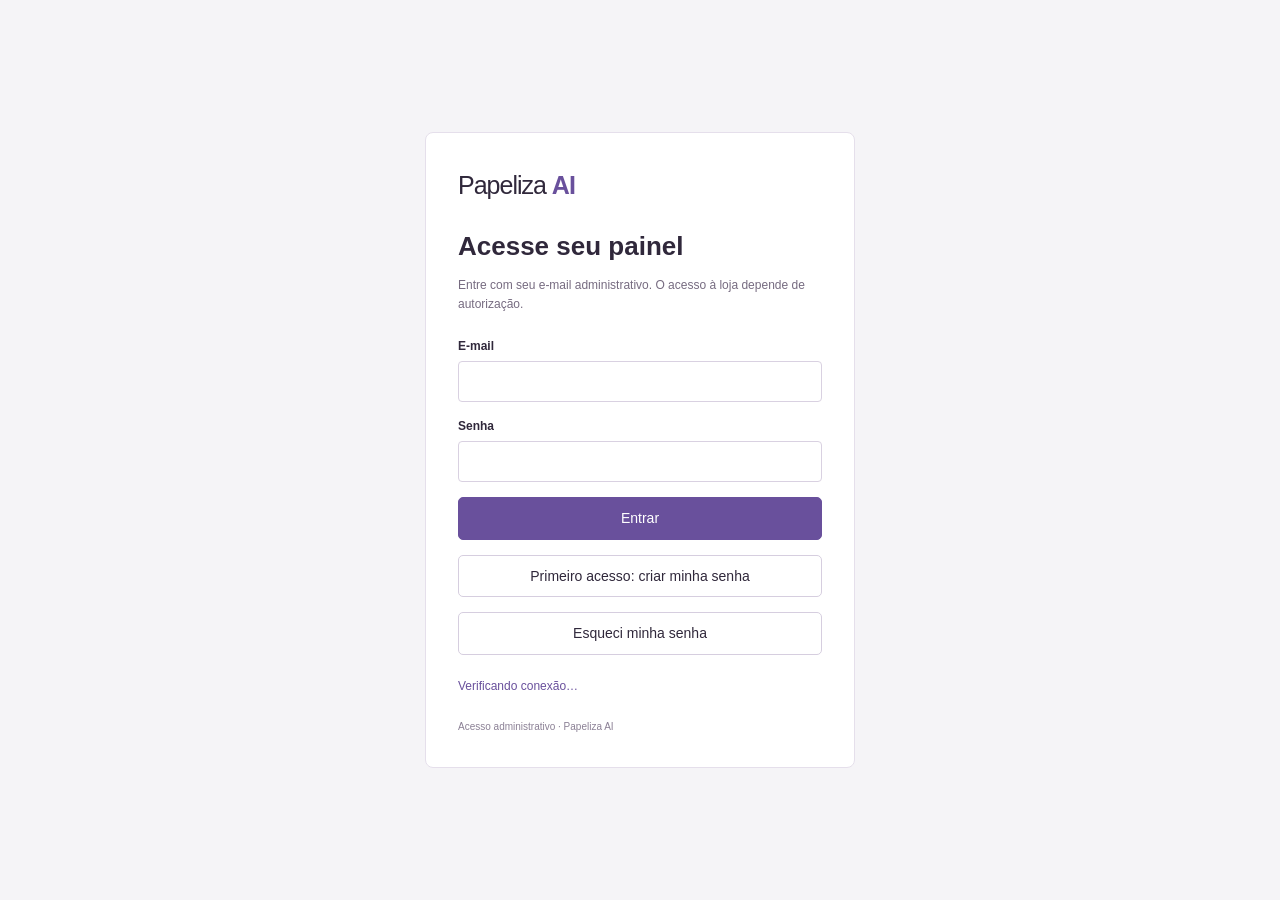
<file: public/index.html>
<!doctype html><html lang="pt-BR"><head><meta charset="utf-8"><meta name="viewport" content="width=device-width,initial-scale=1"><title>Papeliza AI · Painel da papelaria</title><link rel="stylesheet" href="painel.css"><script type="module" src="auth.js"></script><script type="module" src="aparencia.js"></script></head><body><section id="login-screen" class="login-screen"><div class="login-card"><a class="brand" href="#">Papeliza <b>AI</b></a><h1>Acesse seu painel</h1><p>Entre com seu e-mail administrativo. O acesso à loja depende de autorização.</p><form id="login-form"><label>E-mail<input id="auth-email" type="email" autocomplete="username" required></label><label>Senha<input id="auth-password" type="password" autocomplete="current-password" minlength="8" required></label><button class="primary" id="sign-in">Entrar</button><button type="button" id="sign-up">Primeiro acesso: criar minha senha</button><button type="button" id="recover">Esqueci minha senha</button></form><form id="password-form" hidden><label>Nova senha<input id="new-password" type="password" minlength="8" autocomplete="new-password" required></label><button class="primary">Salvar nova senha</button></form><p id="auth-status" role="status" aria-live="polite">Verificando conexão…</p><button id="sign-out-denied" hidden>Sair desta conta</button><small>Acesso administrativo · Papeliza AI</small></div></section><div id="authenticated-panel" hidden>
<aside><a class="brand" href="index.html">Papeliza <b>AI</b></a><p>PAINEL DA PAPELARIA</p><strong data-store-name></strong><nav aria-label="Seções do painel"><a href="#produtos" data-view="catalog">Produtos</a><a href="#categorias" data-view="catalog">Categorias</a><a href="#aparencia" data-view="appearance">Aparência</a><a href="vitrine/index.html" data-storefront target="_blank">Abrir vitrine ↗</a></nav><small>Catálogo online<br>Acesso administrativo protegido.</small></aside>
<main id="catalog-main"><div class="notice"><strong>Catálogo online.</strong> Ao salvar, os produtos visíveis ficam disponíveis na vitrine. Produtos ocultos e excluídos não aparecem para os visitantes.<br><span id="signed-email"></span> · <button id="logout" type="button">Sair</button></div><div class="store-context"><label>Loja em administração<select id="store-select" aria-label="Loja em administração"></select></label><span id="store-context-name"></span></div><header><div><p class="eyebrow" id="catalog-store-label">CATÁLOGO</p><h1>Seus produtos</h1><p>Cadastre e organize os itens que aparecem na vitrine.</p></div><button id="new" class="primary">Adicionar produto</button></header><p id="status" role="status" aria-live="polite"></p><p id="local-backup" class="local-backup" hidden>Existe uma cópia do protótipo neste navegador. Ela foi preservada e não substitui o catálogo online. <button id="export-local" type="button">Exportar cópia anterior</button></p><section class="stats" aria-label="Resumo"><div><b id="total">0</b><span>Produtos cadastrados</span></div><div><b id="visible">0</b><span>Visíveis na vitrine</span></div><div><b id="unavailable">0</b><span>Indisponíveis</span></div></section>
<section id="produtos" class="box"><div class="toolbar"><label>Buscar produto<input id="search" type="search" placeholder="Nome ou descrição"></label><label>Categoria<select id="filter"><option value="">Todas</option></select></label><label class="check archived-toggle"><input id="show-archived" type="checkbox">Mostrar excluídos</label><button id="refresh" type="button">Atualizar catálogo</button><button id="export">Exportar catálogo</button><a class="button" href="vitrine/index.html" data-storefront target="_blank">Ver vitrine ↗</a></div><div class="table-wrap"><table><thead><tr><th>Produto</th><th>Categoria</th><th>Preço</th><th>Situação</th><th>Ações</th></tr></thead><tbody id="rows"></tbody></table></div><p id="empty" hidden>Nenhum produto encontrado.</p></section>
<section id="categorias" class="box"><h2>Categorias</h2><p>Renomear uma categoria atualiza os produtos vinculados. Categorias em uso não podem ser excluídas.</p><form id="category-form"><label>Nova categoria<input id="category-name" maxlength="60" required placeholder="Ex.: Material de escritório"></label><button>Adicionar categoria</button></form><div id="category-list"></div></section><footer>Papeliza AI · Fotos e valores iniciais ilustrativos. Substitua pelos produtos aprovados pela loja.</footer></main>
<main id="appearance-main" hidden aria-labelledby="appearance-title">
<div class="store-context"><label>Loja em administração<select id="store-select-appearance" aria-label="Loja em administração" disabled></select></label><span>A aparência é salva por loja. Alterações só chegam aos visitantes ao publicar.</span></div>
<header><div><p class="eyebrow" id="appearance-store-label">APARÊNCIA DA VITRINE</p><h1 id="appearance-title">Aparência da vitrine</h1><p>Escolha o modelo, as cores e os textos principais. Seus produtos e categorias não mudam.</p></div><div class="ap-actions"><span id="ap-state" class="ap-state" role="status" aria-live="polite"></span></div></header>
<p id="ap-message" class="ap-message" role="status" aria-live="polite"></p>
<div class="ap-layout">
<form id="ap-form" class="ap-form" novalidate autocomplete="off">
<fieldset class="box"><legend>Modelo</legend><div id="ap-templates" class="ap-templates" role="radiogroup" aria-label="Modelo da vitrine"></div><p id="ap-template-note" class="ap-note" hidden></p></fieldset>
<fieldset class="box"><legend>Cores</legend><div class="ap-colors">
<label>Cor principal<span class="ap-color"><input type="color" id="ap-primary-picker" aria-label="Escolher cor principal"><input id="ap-primary" inputmode="text" maxlength="7" spellcheck="false" aria-describedby="ap-contrast"></span></label>
<label>Cor de destaque<span class="ap-color"><input type="color" id="ap-accent-picker" aria-label="Escolher cor de destaque"><input id="ap-accent" inputmode="text" maxlength="7" spellcheck="false"></span></label></div>
<p id="ap-contrast" class="ap-note" role="status"></p><button type="button" id="ap-reset-colors" class="ap-link">Voltar às cores do modelo</button></fieldset>
<fieldset class="box"><legend>Identidade</legend>
<label>Nome da loja<input id="ap-storeName" maxlength="80"></label>
<label>Logotipo<input type="file" id="ap-logo" accept="image/jpeg,image/png,image/webp"></label><p class="ap-note">JPEG, PNG ou WebP, até 1 MB. Fica público por link.</p><button type="button" id="ap-clear-logo" class="ap-link" hidden>Usar o logotipo do modelo</button></fieldset>
<fieldset class="box"><legend>Banner e textos</legend>
<label>Chamada acima do título<input id="ap-heroEyebrow" maxlength="40"></label>
<label>Título principal <small>(até 2 linhas)</small><textarea id="ap-heroTitle" rows="2" maxlength="81"></textarea></label>
<label data-ap-field="heroHighlight">Segunda linha em destaque<input id="ap-heroHighlight" maxlength="80"></label>
<label>Subtítulo<textarea id="ap-heroSubtitle" rows="3" maxlength="200"></textarea></label>
<label>Imagem do banner<input type="file" id="ap-banner" accept="image/jpeg,image/png,image/webp"></label><p class="ap-note">Use imagem larga (proporção próxima de 3:1). Até 1 MB.</p><button type="button" id="ap-clear-banner" class="ap-link" hidden>Usar o banner do modelo</button></fieldset>
<fieldset class="box"><legend>Sobre a loja e localização</legend>
<label data-ap-field="aboutEyebrow">Chamada da seção "sobre"<input id="ap-aboutEyebrow" maxlength="40"></label>
<label data-ap-field="aboutTitle">Título da seção "sobre"<input id="ap-aboutTitle" maxlength="80"></label>
<label data-ap-field="aboutText">Texto sobre a loja<textarea id="ap-aboutText" rows="3" maxlength="300"></textarea></label>
<label data-ap-field="address">Endereço <small>(até 2 linhas)</small><textarea id="ap-address" rows="2" maxlength="121"></textarea></label>
<label data-ap-field="hours">Horários de atendimento <small>(até 2 linhas)</small><textarea id="ap-hours" rows="2" maxlength="121"></textarea></label>
<label data-ap-field="footerTagline">Frase do rodapé<input id="ap-footerTagline" maxlength="80"></label>
<label>Link do mapa (Google Maps)<input id="ap-mapUrl" inputmode="url" placeholder="https://maps.app.goo.gl/..."></label></fieldset>
<fieldset class="box"><legend>Modo loja</legend>
<label class="ap-check"><input type="checkbox" id="ap-storeMode"> Esta é a vitrine real da minha loja</label>
<p class="ap-note">Oculta avisos, prazo e convite de demonstração e dados da loja de origem do modelo. Sem logotipo, mostra o nome da loja; sem banner, usa um fundo com as cores da loja. Necessário para publicar o modelo de outra loja.</p></fieldset>
<fieldset class="box"><legend>Contato</legend>
<label>WhatsApp para pedidos<input id="ap-whatsapp" inputmode="tel" placeholder="(43) 99999-9999"></label>
<label>Instagram<input id="ap-instagram" inputmode="url" placeholder="https://www.instagram.com/sualoja/"></label></fieldset>
<p id="ap-error" class="ap-error" role="alert"></p>
<div class="ap-buttons"><button type="button" id="ap-save">Salvar rascunho</button><button type="button" id="ap-publish" class="primary">Publicar na vitrine</button><button type="button" id="ap-discard">Descartar alterações</button><button type="button" id="ap-clear" class="ap-link">Limpar toda a personalização</button></div>
<section class="box" aria-labelledby="ap-history-title"><h2 id="ap-history-title">Versões publicadas</h2><p class="ap-note">Restaurar coloca a versão no rascunho. Nada muda para os visitantes até você publicar.</p><ol id="ap-history" class="ap-history"></ol><p id="ap-history-empty" class="ap-note" hidden>Nenhuma versão publicada ainda.</p></section>
</form>
<section class="ap-preview" aria-labelledby="ap-preview-title"><div class="ap-preview-bar"><h2 id="ap-preview-title">Prévia</h2><div class="ap-devices" role="group" aria-label="Tamanho da prévia"><button type="button" id="ap-desktop" aria-pressed="true">Computador</button><button type="button" id="ap-mobile" aria-pressed="false">Celular</button></div><a class="button" id="ap-open" href="vitrine/index.html" target="_blank" rel="noopener">Abrir vitrine publicada ↗</a></div>
<div id="ap-frame-wrap" class="ap-frame-wrap" data-device="desktop"><iframe id="ap-frame" title="Prévia da vitrine" loading="lazy"></iframe></div><p class="ap-note">A prévia mostra o rascunho que você está editando, sem salvar. Pedidos pelo WhatsApp não são enviados daqui.</p></section>
</div></main>
<dialog id="editor" aria-labelledby="editor-title"><form id="product-form"><div class="dialog-head"><h2 id="editor-title">Adicionar produto</h2><button type="button" id="close" aria-label="Fechar">×</button></div><p class="hint">Ao salvar, os dados ficam online. Marque “Exibir na vitrine” para publicar o produto.</p><input type="hidden" id="product-id"><label>Nome do produto<input id="name" maxlength="120" required></label><div class="form-grid"><label>Preço (R$)<input id="price" inputmode="decimal" placeholder="24,90" required></label><label>Categoria<select id="category" required></select></label></div><label>Descrição<textarea id="detail" maxlength="500" required rows="3"></textarea></label><label>Foto do produto<input id="photo" type="file" accept="image/jpeg,image/png,image/webp"></label><p class="hint">JPEG, PNG ou WebP, até 1 MB. Use fotos dos produtos; elas poderão ser vistas por quem tiver o link da imagem.</p><div id="photo-preview" role="img" aria-label="Prévia da foto"></div><button type="button" id="remove-photo">Usar imagem ilustrativa</button><label class="check"><input id="is-visible" type="checkbox" checked>Exibir na vitrine</label><label class="check"><input id="is-available" type="checkbox" checked>Disponível para pedido</label><p id="form-error" role="alert"></p><div class="form-actions"><button type="button" id="cancel">Cancelar</button><button class="primary" id="save">Salvar produto</button></div></form></dialog>
</div></body></html>
</file>
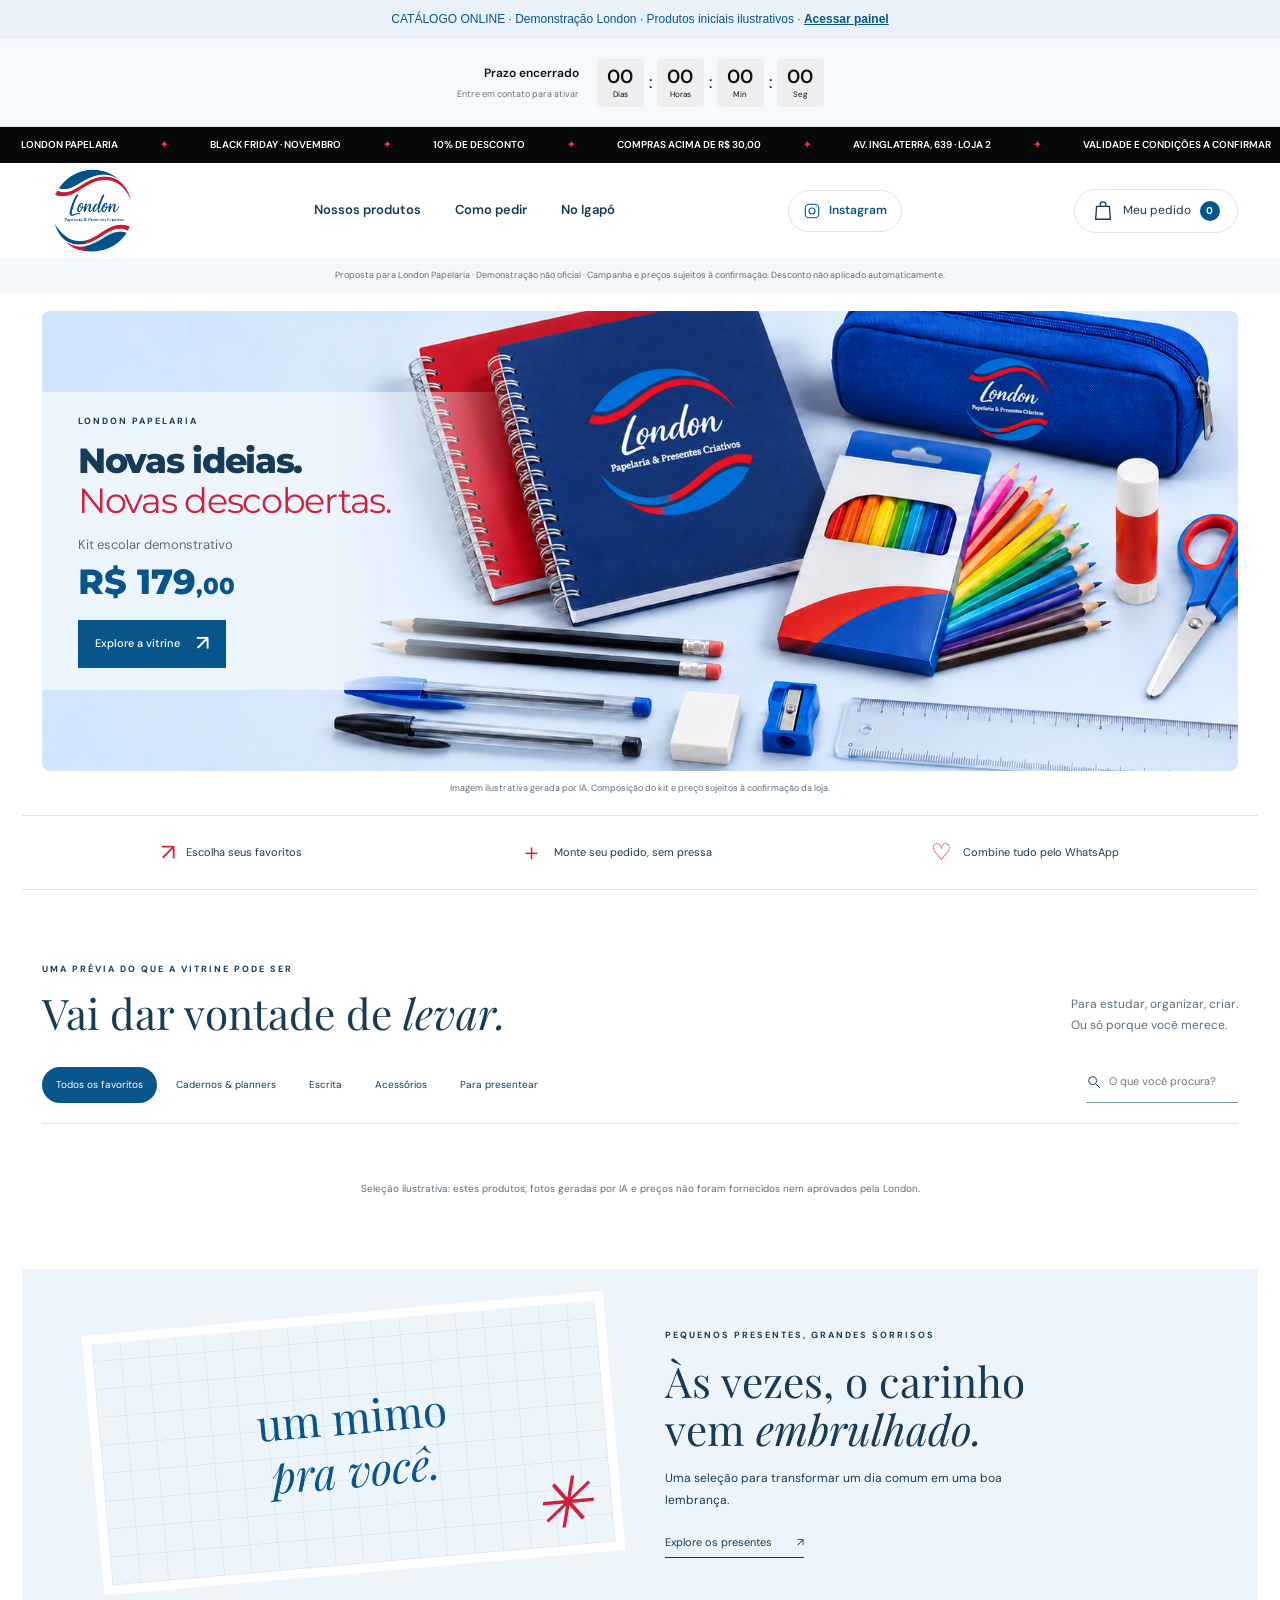
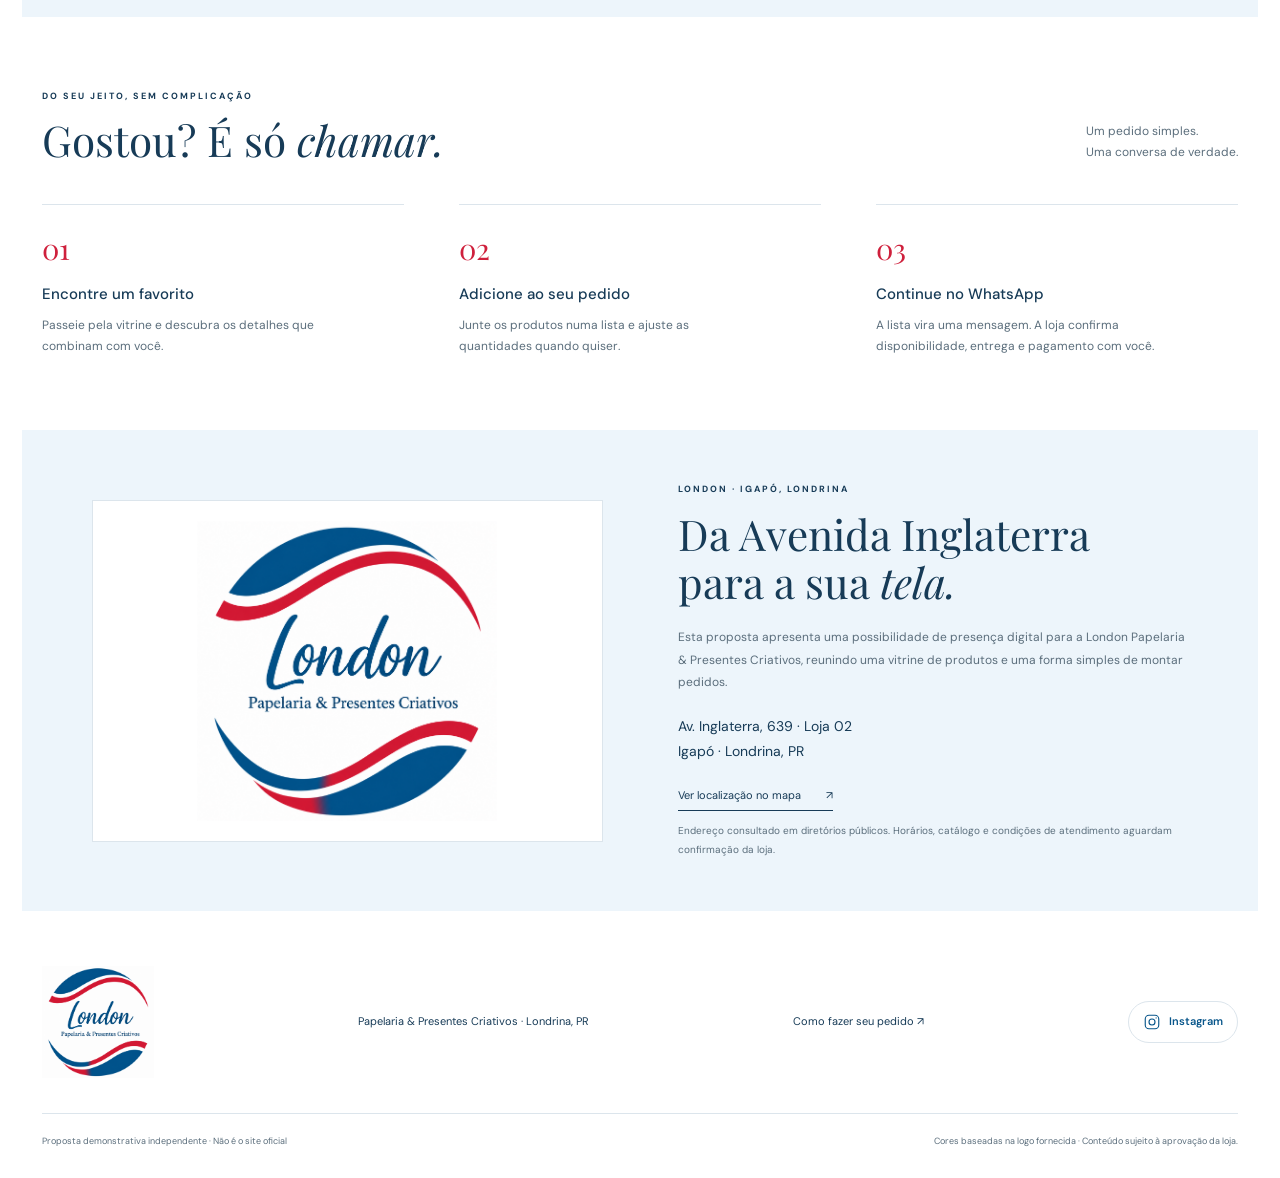
<file: public/london/index.html>
<!doctype html>
<html lang="pt-BR">
<head><meta charset="utf-8"><meta name="viewport" content="width=device-width, initial-scale=1"><meta name="description" content="Proposta demonstrativa para London Papelaria & Presentes Criativos, no Igapó, Londrina. Produtos e preços ilustrativos; não é o site oficial da loja."><meta name="theme-color" content="#07558a"><title>London Papelaria · Proposta de vitrine digital</title><link rel="stylesheet" href="styles.css?v=kit-escolar-imagem"><script src="catalogo.js?v=whatsapp-4884" defer></script><script type="module" src="catalog-online.js"></script><script src="campanha.js?v=popup-60seg" defer></script></head>
<body><div class="online-demo-note" data-demo>CATÁLOGO ONLINE · Demonstração London · Produtos iniciais ilustrativos · <a href="../?loja=london-papelaria">Acessar painel</a></div>
<a class="skip" href="#vitrine">Ir para os produtos</a>

<section class="promo-strip demo-deadline timer-only" id="campanha" aria-label="Prazo da demonstração" data-demo><div class="promo-countdown"><div class="countdown-caption"><strong id="countdown-label">Demonstração disponível por mais:</strong><small id="countdown-note">Até 16/11/2026, às 13h50 · Brasília</small></div><div class="countdown-units" role="timer" aria-label="Tempo restante da demonstração" aria-live="off"><span><b id="timer-days">00</b><small>Dias</small></span><i>:</i><span><b id="timer-hours">00</b><small>Horas</small></span><i>:</i><span><b id="timer-minutes">00</b><small>Min</small></span><i>:</i><span><b id="timer-seconds">00</b><small>Seg</small></span></div></div></section><div class="campaign-ribbon marquee" tabindex="0" aria-label="Campanha London: Black Friday em novembro; 10% de desconto em compras acima de R$ 30,00; Av. Inglaterra, 639, Loja 2. Validade e condições a confirmar. A faixa pausa ao receber foco ou passar o mouse." data-demo><div class="marquee-track"><div class="marquee-group"><span>LONDON PAPELARIA</span><i aria-hidden="true">✦</i><span>BLACK FRIDAY · NOVEMBRO</span><i aria-hidden="true">✦</i><span>10% DE DESCONTO</span><i aria-hidden="true">✦</i><span>COMPRAS ACIMA DE R$ 30,00</span><i aria-hidden="true">✦</i><span>AV. INGLATERRA, 639 · LOJA 2</span><i aria-hidden="true">✦</i><span>VALIDADE E CONDIÇÕES A CONFIRMAR</span><i aria-hidden="true">✦</i></div><div class="marquee-group" aria-hidden="true"><span>LONDON PAPELARIA</span><i aria-hidden="true">✦</i><span>BLACK FRIDAY · NOVEMBRO</span><i aria-hidden="true">✦</i><span>10% DE DESCONTO</span><i aria-hidden="true">✦</i><span>COMPRAS ACIMA DE R$ 30,00</span><i aria-hidden="true">✦</i><span>AV. INGLATERRA, 639 · LOJA 2</span><i aria-hidden="true">✦</i><span>VALIDADE E CONDIÇÕES A CONFIRMAR</span><i aria-hidden="true">✦</i></div></div></div>
<header class="header"><a class="logo" href="#inicio" data-ap-label="home" aria-label="London Papelaria, início"><img class="brand-logo" data-ap="logo" src="assets/london-logo-restaurada.png" alt="London — Papelaria & Presentes Criativos" width="150" height="150"></a><nav aria-label="Menu principal"><a href="#vitrine">Nossos produtos</a><a href="#como-funciona">Como pedir</a><a href="#sobre" data-demo>No Igapó</a></nav><a class="instagram-link" data-ap-href="instagram" href="https://www.instagram.com/londonpapelariaepresentes/" target="_blank" rel="noopener noreferrer" data-ap-label="instagram" aria-label="Instagram da London Papelaria, abre em nova aba"><svg viewBox="0 0 24 24" aria-hidden="true"><rect x="3" y="3" width="18" height="18" rx="5"/><circle cx="12" cy="12" r="4"/><circle cx="17.5" cy="6.5" r=".8" fill="currentColor" stroke="none"/></svg><span>Instagram</span></a><button class="order-trigger" data-open-order><svg viewBox="0 0 24 24" aria-hidden="true"><path d="M5 7h14l1 14H4L5 7Zm4 0V5a3 3 0 0 1 6 0v2"/></svg><span>Meu pedido</span><b data-count>0</b></button></header>
<main id="inicio"><div class="demo-top-note" data-demo>Proposta para London Papelaria · Demonstração não oficial · Campanha e preços sujeitos à confirmação. Desconto não aplicado automaticamente.</div>


<section class="school-kit-hero" aria-labelledby="school-kit-title"><img data-ap="banner" src="assets/kit-escolar-london-sem-fundo-logo.png" alt="Kit escolar ilustrativo com a logo London no caderno azul e no estojo, acompanhado de lápis, canetas e outros materiais" width="1536" height="512" fetchpriority="high"><div class="school-kit-copy"><p class="eyebrow" data-ap="heroEyebrow">LONDON PAPELARIA</p><h1 id="school-kit-title" data-ap-hero="highlight" data-ap-default-title="Novas ideias." data-ap-default-highlight="Novas descobertas.">Novas ideias.<br><em>Novas descobertas.</em></h1><p class="school-kit-name" data-ap="heroSubtitle">Kit escolar demonstrativo</p><p class="school-kit-price" data-demo>R$ 179<span>,00</span></p><a class="btn primary" href="#vitrine">Explore a vitrine <span aria-hidden="true">↗</span></a></div></section><p class="school-kit-disclaimer" data-demo>Imagem ilustrativa gerada por IA. Composição do kit e preço sujeitos à confirmação da loja.</p>
<div class="benefits"><p><span aria-hidden="true">↗</span> Escolha seus favoritos</p><p><span aria-hidden="true">＋</span> Monte seu pedido, sem pressa</p><p><span aria-hidden="true">♡</span> Combine tudo pelo WhatsApp</p></div>

<section id="vitrine" class="catalog section"><div class="section-heading"><div><p class="eyebrow">UMA PRÉVIA DO QUE A VITRINE PODE SER</p><h2>Vai dar vontade de <em>levar.</em></h2></div><p>Para estudar, organizar, criar.<br>Ou só porque você merece.</p></div><div class="catalog-toolbar"><div class="filters" role="group" aria-label="Filtrar por categoria"><button class="active" data-filter="Todos" aria-pressed="true">Todos os favoritos</button><button data-filter="Cadernos" aria-pressed="false">Cadernos & planners</button><button data-filter="Escrita" aria-pressed="false">Escrita</button><button data-filter="Acessórios" aria-pressed="false">Acessórios</button><button data-filter="Presentes" aria-pressed="false">Para presentear</button></div><label class="search"><svg viewBox="0 0 24 24" aria-hidden="true"><circle cx="10" cy="10" r="6"/><path d="m15 15 6 6"/></svg><span class="sr-only">Buscar produto</span><input id="search" type="search" placeholder="O que você procura?"></label></div><p class="sr-only" id="results" role="status"></p><div id="catalog-error" role="alert" hidden><p>Não foi possível carregar os produtos. Confira sua conexão.</p><button id="retry-catalog" type="button">Tentar novamente</button></div><div class="product-grid" id="products"></div><p class="demo-caption" data-demo>Seleção ilustrativa: estes produtos, fotos geradas por IA e preços não foram fornecidos nem aprovados pela London.</p></section>
<section class="gift-banner"><div class="gift-pattern" aria-hidden="true"><span>um mimo</span><b>pra você.</b><i>✳</i></div><div><p class="eyebrow">PEQUENOS PRESENTES, GRANDES SORRISOS</p><h2>Às vezes, o carinho<br>vem <em>embrulhado.</em></h2><p>Uma seleção para transformar um dia comum em uma boa lembrança.</p><button class="text-link" id="show-gifts">Explore os presentes <span aria-hidden="true">↗</span></button></div></section>
<section class="section steps" id="como-funciona"><div class="section-heading"><div><p class="eyebrow">DO SEU JEITO, SEM COMPLICAÇÃO</p><h2>Gostou? É só <em>chamar.</em></h2></div><p>Um pedido simples.<br>Uma conversa de verdade.</p></div><div class="steps-grid"><article><span>01</span><h3>Encontre um favorito</h3><p>Passeie pela vitrine e descubra os detalhes que combinam com você.</p></article><article><span>02</span><h3>Adicione ao seu pedido</h3><p>Junte os produtos numa lista e ajuste as quantidades quando quiser.</p></article><article><span>03</span><h3>Continue no WhatsApp</h3><p>A lista vira uma mensagem. A loja confirma disponibilidade, entrega e pagamento com você.</p></article></div></section>
<section id="sobre" class="about"><div class="about-mark"><img data-ap="logo" src="assets/london-logo-restaurada.png" alt="Logo London — Papelaria & Presentes Criativos" width="320" height="320"></div><div><p class="eyebrow" data-ap="aboutEyebrow">LONDON · IGAPÓ, LONDRINA</p><h2 data-ap="aboutTitle">Da Avenida Inglaterra<br>para a sua <em>tela.</em></h2><p data-ap="aboutText">Esta proposta apresenta uma possibilidade de presença digital para a London Papelaria & Presentes Criativos, reunindo uma vitrine de produtos e uma forma simples de montar pedidos.</p><address data-ap-lines="address">Av. Inglaterra, 639 · Loja 02<br>Igapó · Londrina, PR</address><a class="text-link" data-ap-href="map" href="https://www.google.com/maps/search/?api=1&query=Avenida%20Inglaterra%20639%20Londrina%20PR" target="_blank" rel="noopener noreferrer">Ver localização no mapa <span aria-hidden="true">↗</span></a><p class="demo-caption" data-demo>Endereço consultado em diretórios públicos. Horários, catálogo e condições de atendimento aguardam confirmação da loja.</p></div></section>
</main>
<footer><a class="footer-brand" href="#inicio" data-ap-label="back" aria-label="London, voltar ao início"><img data-ap="logo" src="assets/london-logo-restaurada.png" alt="London — Papelaria & Presentes Criativos" width="112" height="112"></a><p data-ap="footerTagline">Papelaria & Presentes Criativos · Londrina, PR</p><a href="#como-funciona">Como fazer seu pedido ↗</a><a class="instagram-link" data-ap-href="instagram" href="https://www.instagram.com/londonpapelariaepresentes/" target="_blank" rel="noopener noreferrer" data-ap-label="instagram" aria-label="Instagram da London Papelaria, abre em nova aba"><svg viewBox="0 0 24 24" aria-hidden="true"><rect x="3" y="3" width="18" height="18" rx="5"/><circle cx="12" cy="12" r="4"/><circle cx="17.5" cy="6.5" r=".8" fill="currentColor" stroke="none"/></svg><span>Instagram</span></a><div class="footer-bottom" data-demo><span>Proposta demonstrativa independente · Não é o site oficial</span><span>Cores baseadas na logo fornecida · Conteúdo sujeito à aprovação da loja.</span></div></footer>
<div class="order-bar" id="order-bar" hidden><span><b data-count>0</b> item(ns) no seu pedido <small id="bar-total"></small></span><button class="btn primary" data-open-order>Ver meu pedido <span>↗</span></button></div>
<div id="toast" role="status" aria-live="polite"></div>
<dialog id="order-dialog" aria-labelledby="order-title"><div class="dialog-head"><div><p class="eyebrow">SEUS FAVORITOS, TODOS AQUI</p><h2 id="order-title">Vamos conversar?</h2></div><button class="icon-button" id="close-order" aria-label="Fechar pedido">×</button></div><div class="conversation"><div class="bubble intro">Olá! Separe seus favoritos por aqui. Depois, sua lista segue em uma mensagem para a papelaria. <span aria-hidden="true">♡</span></div><div id="order-items"></div></div><div class="dialog-foot"><div class="subtotal"><span>Subtotal dos produtos</span><strong id="order-total">R$ 0,00</strong></div><p>Frete, estoque e pagamento a combinar com a loja.</p><button class="btn primary" id="buy">Comprar pelo WhatsApp <span aria-hidden="true">↗</span></button><button class="text-link" id="continue">Continuar escolhendo</button><p class="demo-caption" data-demo>Seu pedido será aberto no WhatsApp <span data-ap-whatsapp-display>(43) 99665-4884</span>. Confira a mensagem e toque em enviar.</p></div></dialog>
<dialog id="message-dialog" aria-labelledby="message-title"><div class="dialog-head"><div><p class="eyebrow">SEU PEDIDO EM UMA CONVERSA</p><h2 id="message-title">Prontinho para enviar.</h2></div><button class="icon-button" id="close-message" aria-label="Fechar mensagem">×</button></div><p>Se o pedido for muito longo para abrir diretamente no WhatsApp, copie a mensagem abaixo e envie para <span data-ap-whatsapp-display>(43) 99665-4884</span>.</p><textarea id="message-text" readonly aria-label="Prévia da mensagem do pedido"></textarea><button class="btn primary" id="copy-message">Copiar mensagem</button><p id="copy-status" role="status"></p></dialog>
<dialog id="activation-dialog" aria-labelledby="demo-headline" aria-describedby="demo-deadline-message" data-demo><button class="icon-button activation-close" id="close-activation" aria-label="Fechar convite de ativação">×</button><p class="eyebrow">SUA PAPELARIA NO DIGITAL</p><h2 id="demo-headline">London, sua vitrine está pronta para ganhar vida!</h2><p id="demo-deadline-message">Esta é uma demonstração. Gostou? Fale com a gente para combinar a ativação e manter sua loja online.</p><a class="demo-activate" href="https://wa.me/5543998739388?text=Ol%C3%A1!%20Vi%20a%20demonstra%C3%A7%C3%A3o%20da%20London%20Papelaria%20e%20quero%20combinar%20a%20ativa%C3%A7%C3%A3o%20da%20vitrine.%20Como%20podemos%20prosseguir%3F" target="_blank" rel="noopener noreferrer">Quero ativar minha vitrine <span aria-hidden="true">↗</span></a><button class="activation-later" id="later-activation">Continuar explorando</button></dialog>
</body></html>
</file>
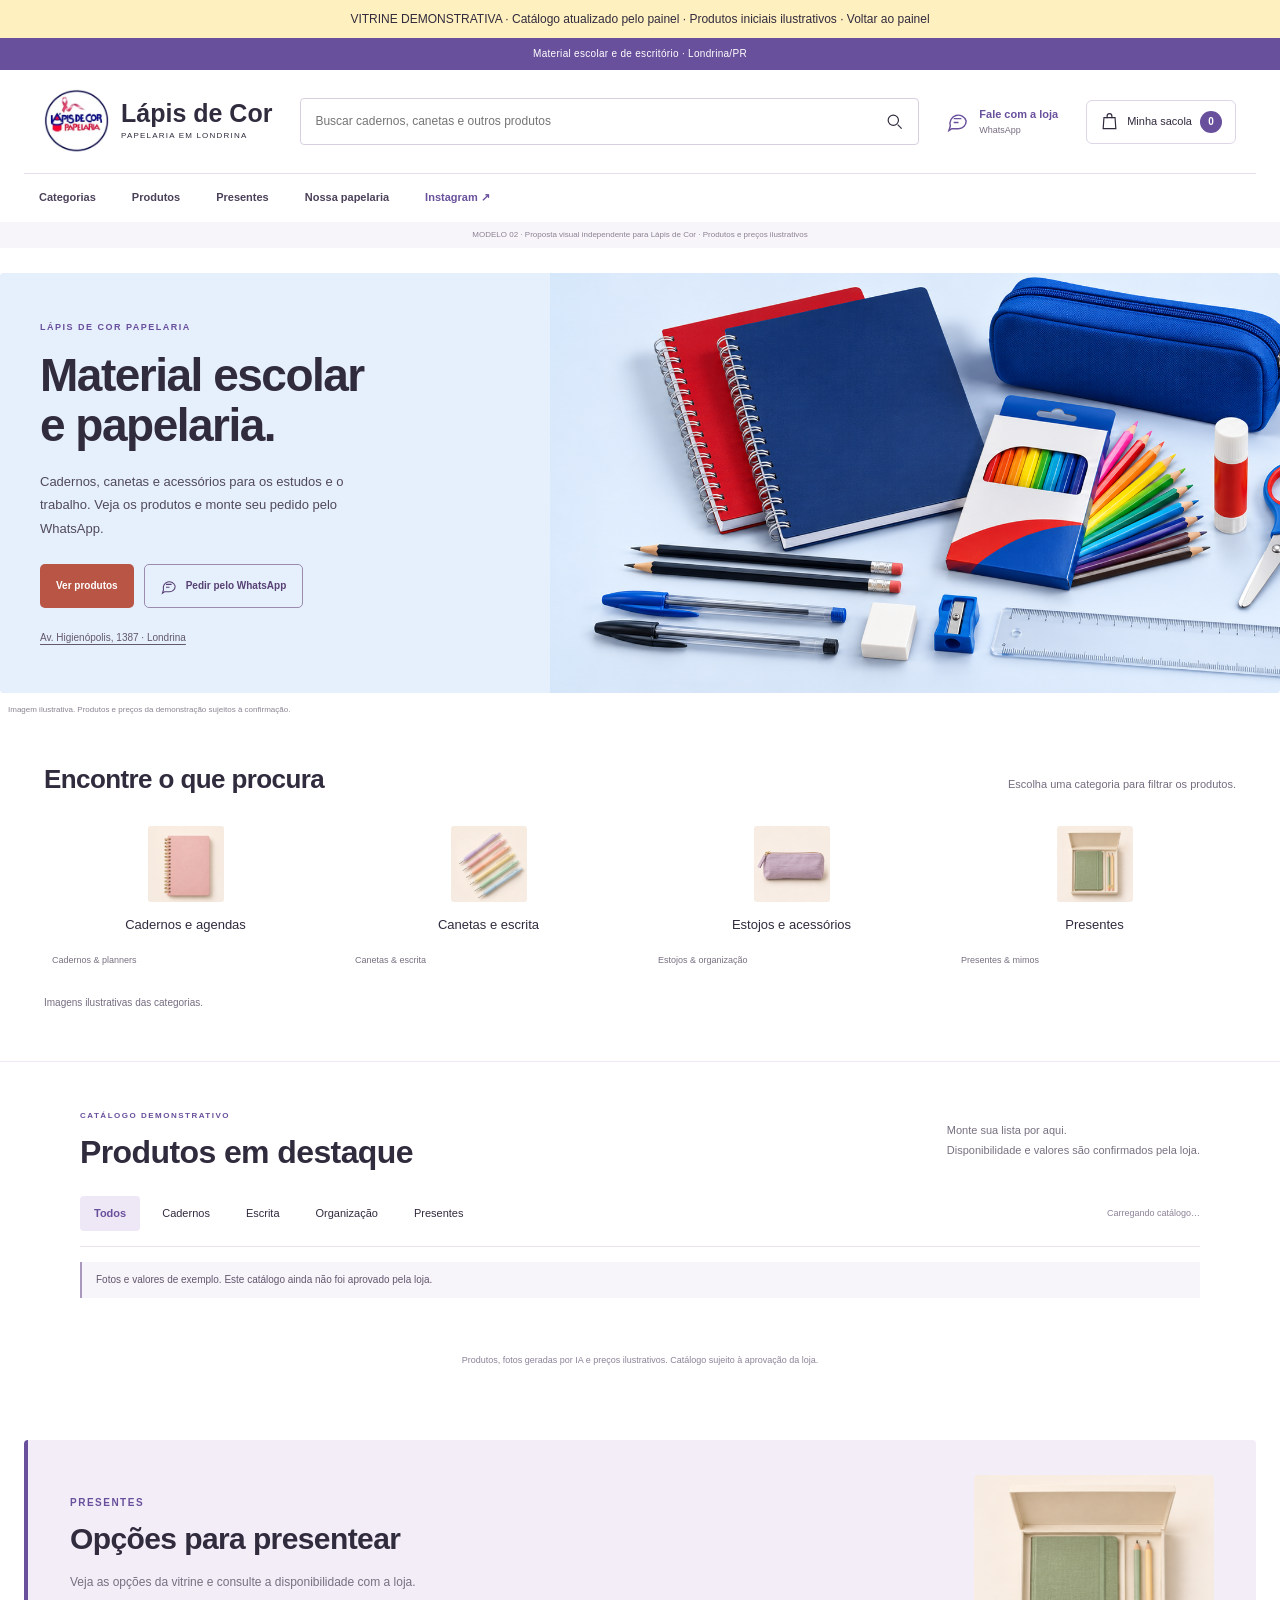
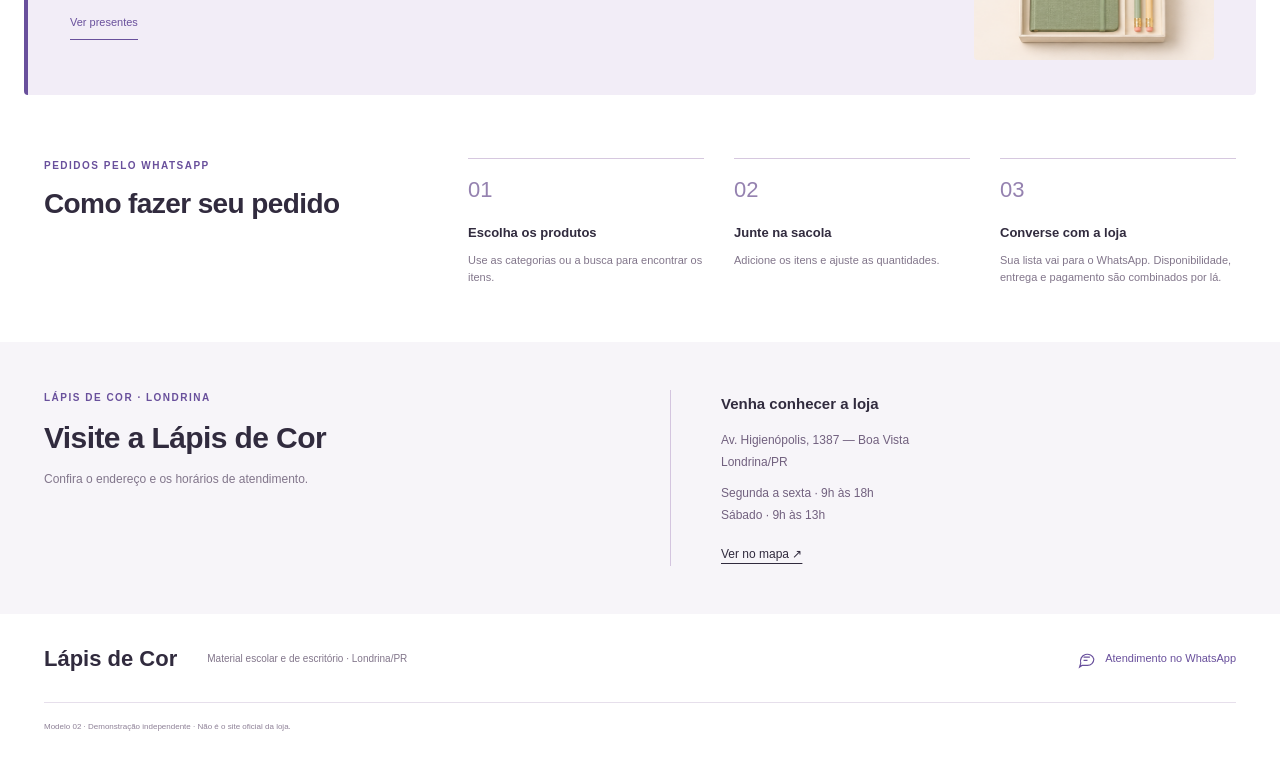
<file: public/vitrine/index.html>
<!doctype html>
<html lang="pt-BR">
<head><meta charset="utf-8"><meta name="viewport" content="width=device-width, initial-scale=1"><meta name="description" content="Proposta demonstrativa para Lápis de Cor, em Londrina. Produtos e preços ilustrativos; não é o site oficial da loja."><meta name="theme-color" content="#69509c"><title>Lápis de Cor · Material escolar e papelaria</title><link rel="stylesheet" href="styles.css"><link rel="stylesheet" href="category-photos.css"><link rel="stylesheet" href="catalog-compact.css"><script src="catalogo.js" defer></script><script type="module" src="catalog-online.js"></script></head>
<body><div data-demo style="padding:12px;background:#fff0bf;text-align:center;font:12px Arial">VITRINE DEMONSTRATIVA · Catálogo atualizado pelo painel · Produtos iniciais ilustrativos · <a href="../index.html">Voltar ao painel</a></div>
<a class="skip" href="#vitrine">Ir para os produtos</a>

<section hidden class="promo-strip demo-deadline timer-only" id="campanha" aria-label="Prazo da demonstração" data-demo><div class="promo-countdown"><div class="countdown-caption"><strong id="countdown-label">Demonstração disponível por mais:</strong><small id="countdown-note">Prazo a definir</small></div><div class="countdown-units" role="timer" aria-label="Tempo restante da demonstração" aria-live="off"><span><b id="timer-days">00</b><small>Dias</small></span><i>:</i><span><b id="timer-hours">00</b><small>Horas</small></span><i>:</i><span><b id="timer-minutes">00</b><small>Min</small></span><i>:</i><span><b id="timer-seconds">00</b><small>Seg</small></span></div></div></section><div class="store-strip" data-demo>Material escolar e de escritório · Londrina/PR</div><header class="studio-header"><a class="studio-brand" href="#inicio"><img data-ap="logo" data-ap-name-beside src="assets/logo.png" alt="Lápis de Cor Papelaria" width="74" height="74"><span data-ap-textnode="storeName">Lápis de Cor<small data-demo>PAPELARIA EM LONDRINA</small></span></a><label class="search"><span class="sr-only">Buscar produtos</span><input id="search" type="search" placeholder="Buscar cadernos, canetas e outros produtos"><svg viewBox="0 0 24 24" aria-hidden="true" focusable="false"><circle cx="10.5" cy="10.5" r="6.5"/><path d="m16 16 5 5"/></svg></label><a class="header-contact" data-ap-href="whatsapp" href="https://wa.me/554399953336" target="_blank" rel="noopener noreferrer"><svg viewBox="0 0 24 24" aria-hidden="true" focusable="false"><path d="M20 11.5a8 8 0 0 1-8 8H5l-3 2 1.5-5A8 8 0 1 1 20 11.5Z"/><path d="M7 9h8M7 13h5"/></svg><span>Fale com a loja<small>WhatsApp</small></span></a><button class="order-trigger" data-open-order><svg viewBox="0 0 24 24" aria-hidden="true" focusable="false"><path d="M5 7h14l1 14H4L5 7Z"/><path d="M9 8V5a3 3 0 0 1 6 0v3"/></svg>Minha sacola <b data-count>0</b></button></header><nav class="studio-nav" aria-label="Navegação principal"><a href="#categorias">Categorias</a><a href="#vitrine" data-category="Todos">Produtos</a><a href="#colecoes">Presentes</a><a href="#sobre">Nossa papelaria</a><a class="instagram-link" data-ap-href="instagram" href="https://www.instagram.com/lapisdecorpapelaria/" target="_blank" rel="noopener noreferrer">Instagram ↗</a></nav>
<main id="inicio"><p class="demo-top-note" data-demo>MODELO 02 · Proposta visual independente para Lápis de Cor · Produtos e preços ilustrativos</p>
<section class="store-hero" aria-labelledby="studio-title"><div class="hero-message"><p class="eyebrow" data-ap="heroEyebrow">LÁPIS DE COR PAPELARIA</p><h1 id="studio-title" data-ap-hero="lines" data-ap-default-title="Material escolar&#10;e papelaria.">Material escolar<br>e papelaria.</h1><p data-ap="heroSubtitle">Cadernos, canetas e acessórios para os estudos e o trabalho. Veja os produtos e monte seu pedido pelo WhatsApp.</p><div class="hero-actions"><a class="btn primary" href="#vitrine">Ver produtos</a><a class="btn secondary" data-ap-href="whatsapp" href="https://wa.me/554399953336" target="_blank" rel="noopener noreferrer"><svg viewBox="0 0 24 24" aria-hidden="true" focusable="false"><path d="M20 11.5a8 8 0 0 1-8 8H5l-3 2 1.5-5A8 8 0 1 1 20 11.5Z"/><path d="M7 9h8M7 13h5"/></svg> Pedir pelo WhatsApp</a></div><a class="hero-location" href="#sobre" data-demo>Av. Higienópolis, 1387 · Londrina</a></div><img data-ap="banner" src="assets/kit-escolar.png" width="2172" height="724" alt="Materiais escolares ilustrativos: cadernos, estojo, lápis de cor e canetas"></section><p class="banner-caption" data-demo>Imagem ilustrativa. Produtos e preços da demonstração sujeitos à confirmação.</p>
<section class="category-section" id="categorias"><div class="section-heading"><h2>Encontre o que procura</h2><p>Escolha uma categoria para filtrar os produtos.</p></div><div class="category-list"><button class="category-tile" data-category="Cadernos"><span class="category-product sprite photo-notebook" aria-hidden="true"></span><strong>Cadernos e agendas</strong><small>Cadernos & planners</small></button><button class="category-tile" data-category="Escrita"><span class="category-product sprite photo-pens" aria-hidden="true"></span><strong>Canetas e escrita</strong><small>Canetas & escrita</small></button><button class="category-tile" data-category="Acessórios"><span class="category-product sprite photo-case" aria-hidden="true"></span><strong>Estojos e acessórios</strong><small>Estojos & organização</small></button><button class="category-tile" data-category="Presentes"><span class="category-product sprite photo-gift" aria-hidden="true"></span><strong>Presentes</strong><small>Presentes & mimos</small></button></div><p class="category-image-note">Imagens ilustrativas das categorias.</p></section>
<section id="vitrine" class="catalog section"><div class="catalog-heading"><div><p class="eyebrow">CATÁLOGO DEMONSTRATIVO</p><h2>Produtos em destaque</h2></div><p>Monte sua lista por aqui.<br>Disponibilidade e valores são confirmados pela loja.</p></div><div class="catalog-toolbar"><div class="filters" role="group" aria-label="Filtrar produtos"><button data-filter="Todos" aria-pressed="true" class="active">Todos</button><button data-filter="Cadernos" aria-pressed="false" class="">Cadernos</button><button data-filter="Escrita" aria-pressed="false" class="">Escrita</button><button data-filter="Acessórios" aria-pressed="false" class="">Organização</button><button data-filter="Presentes" aria-pressed="false" class="">Presentes</button></div><p id="results" role="status">Carregando catálogo…</p></div><p class="catalog-notice">Fotos e valores de exemplo. Este catálogo ainda não foi aprovado pela loja.</p><div id="catalog-error" role="alert" hidden><p>Não foi possível carregar os produtos. Confira sua conexão.</p><button id="retry-catalog" type="button">Tentar novamente</button></div><div class="product-grid" id="products"></div><p class="demo-caption" data-demo>Produtos, fotos geradas por IA e preços ilustrativos. Catálogo sujeito à aprovação da loja.</p></section>
<section class="collection-section" id="colecoes"><div class="collection-intro"><p class="eyebrow">PRESENTES</p><h2>Opções para presentear</h2><p>Veja as opções da vitrine e consulte a disponibilidade com a loja.</p><button class="text-link" id="show-gifts">Ver presentes</button></div><div class="collection-image sprite photo-gift" role="img" aria-label="Kit de papelaria ilustrativo"></div></section>
<section class="steps section" id="como-funciona"><div><p class="eyebrow">PEDIDOS PELO WHATSAPP</p><h2>Como fazer seu pedido</h2></div><div class="steps-grid"><article><span>01</span><h3>Escolha os produtos</h3><p>Use as categorias ou a busca para encontrar os itens.</p></article><article><span>02</span><h3>Junte na sacola</h3><p>Adicione os itens e ajuste as quantidades.</p></article><article><span>03</span><h3>Converse com a loja</h3><p>Sua lista vai para o WhatsApp. Disponibilidade, entrega e pagamento são combinados por lá.</p></article></div></section>
<section class="about" id="sobre"><div><p class="eyebrow" data-ap="aboutEyebrow">LÁPIS DE COR · LONDRINA</p><h2 data-ap="aboutTitle">Visite a Lápis de Cor</h2><p data-ap="aboutText">Confira o endereço e os horários de atendimento.</p></div><address><strong>Venha conhecer a loja</strong><p data-ap-lines="address">Av. Higienópolis, 1387 — Boa Vista<br>Londrina/PR</p><p data-ap-lines="hours">Segunda a sexta · 9h às 18h<br>Sábado · 9h às 13h</p><a data-ap-href="map" href="https://maps.app.goo.gl/SE1D8WGk5qQjX8FF6" target="_blank" rel="noopener noreferrer">Ver no mapa ↗</a></address></section></main>
<footer><a href="#inicio" class="footer-title" data-ap-textnode="storeName">Lápis de Cor</a><p data-ap="footerTagline">Material escolar e de escritório · Londrina/PR</p><a class="footer-contact" data-ap-href="whatsapp" href="https://wa.me/554399953336" target="_blank" rel="noopener noreferrer"><svg viewBox="0 0 24 24" aria-hidden="true" focusable="false"><path d="M20 11.5a8 8 0 0 1-8 8H5l-3 2 1.5-5A8 8 0 1 1 20 11.5Z"/><path d="M7 9h8M7 13h5"/></svg> Atendimento no WhatsApp</a><small data-demo>Modelo 02 · Demonstração independente · Não é o site oficial da loja.</small></footer>
<div class="order-bar" id="order-bar" hidden><span><b data-count>0</b> item(ns) no seu pedido <small id="bar-total"></small></span><button class="btn primary" data-open-order>Ver meu pedido <span>↗</span></button></div>
<div id="toast" role="status" aria-live="polite"></div>
<dialog id="order-dialog" aria-labelledby="order-title"><div class="dialog-head"><div><p class="eyebrow">RESUMO DO PEDIDO</p><h2 id="order-title">Meu pedido</h2></div><button class="icon-button" id="close-order" aria-label="Fechar pedido">×</button></div><div class="conversation"><div class="bubble intro">Confira os itens e as quantidades antes de continuar no WhatsApp.</div><div id="order-items"></div></div><div class="dialog-foot"><div class="subtotal"><span>Subtotal dos produtos</span><strong id="order-total">R$ 0,00</strong></div><p>Frete, estoque e pagamento a combinar com a loja.</p><button class="btn primary" id="buy">Comprar pelo WhatsApp <span aria-hidden="true">↗</span></button><button class="text-link" id="continue">Continuar escolhendo</button><p class="demo-caption" data-demo>Pedidos direcionados ao WhatsApp divulgado pela loja. Os itens e preços desta demo são ilustrativos.</p></div></dialog>
<dialog id="message-dialog" aria-labelledby="message-title"><div class="dialog-head"><div><p class="eyebrow">SEU PEDIDO EM UMA CONVERSA</p><h2 id="message-title">Mensagem do pedido</h2></div><button class="icon-button" id="close-message" aria-label="Fechar mensagem">×</button></div><p>Se o pedido for muito longo para abrir diretamente no WhatsApp, copie a mensagem abaixo e envie ao WhatsApp da loja.</p><textarea id="message-text" readonly aria-label="Prévia da mensagem do pedido"></textarea><button class="btn primary" id="copy-message">Copiar mensagem</button><p id="copy-status" role="status"></p></dialog>
<dialog id="activation-dialog" aria-labelledby="demo-headline" aria-describedby="demo-deadline-message" data-demo><button class="icon-button activation-close" id="close-activation" aria-label="Fechar convite de ativação">×</button><p class="eyebrow">SUA PAPELARIA NO DIGITAL</p><h2 id="demo-headline">Lápis de Cor, conheça sua vitrine digital.</h2><p id="demo-deadline-message">Esta é uma demonstração. Gostou? Fale com a gente para combinar a ativação e manter sua loja online.</p><a class="demo-activate" href="#" target="_blank" rel="noopener noreferrer">Quero ativar minha vitrine <span aria-hidden="true">↗</span></a><button class="activation-later" id="later-activation">Continuar explorando</button></dialog>
</body></html>
</file>
<file: public/painel.css>
:root{font:14px/1.6 Arial,sans-serif;color:#30283b;background:#f5f4f7}*{box-sizing:border-box}body{margin:0}button,input,select,textarea{font:inherit;color:inherit}button,a.button{cursor:pointer;border:1px solid #d6cedf;border-radius:5px;padding:9px 14px;background:#fff;text-decoration:none;display:inline-block}button:hover,a.button:hover{background:#f1edf6}button:disabled{opacity:.45;cursor:default}.primary{background:#69509c;color:#fff;border-color:#69509c}.primary:hover{background:#503977}a{color:#69509c}aside{position:fixed;inset:0 auto 0 0;width:225px;background:white;border-right:1px solid #e5dfeb;padding:30px 24px;display:flex;flex-direction:column}.brand{font-size:25px;letter-spacing:-1px;text-decoration:none;color:#30283b}.brand b{color:#69509c}aside>p{font-size:9px;letter-spacing:1.5px;margin-top:35px;color:#8b8095}nav{display:grid;gap:7px;margin-top:25px}nav a{padding:11px;border-radius:4px;text-decoration:none}nav a:first-child{background:#eee7f6}aside small{margin-top:auto;color:#84788f;font-size:10px}main{max-width:1500px;margin-left:225px;padding:24px 38px}h1,h2,p{margin:0}h1{font-size:32px;line-height:1.3;margin:8px 0}h2{font-size:19px}header{display:flex;justify-content:space-between;align-items:center;gap:20px;margin:30px 0 20px}header p:not(.eyebrow){font-size:12px;color:#82768b}.eyebrow{font-size:9px;letter-spacing:1.3px;color:#69509c}.notice{background:#fff7df;border:1px solid #eadab1;padding:11px 15px;border-radius:5px;font-size:11px}.stats{display:grid;grid-template-columns:repeat(3,1fr);gap:16px;margin:20px 0}.stats>div{padding:20px;background:white;border:1px solid #e5dfeb;border-radius:6px}.stats b{display:block;font-size:27px;line-height:1.3}.stats span{font-size:11px;color:#82768b}.box{background:white;border:1px solid #e5dfeb;border-radius:6px;padding:22px;margin-bottom:22px}.toolbar{display:flex;align-items:end;gap:12px;margin-bottom:24px}.toolbar>label:first-child{flex:1}.toolbar label{font-size:10px}.toolbar button,.toolbar .button{font-size:11px;white-space:nowrap}label{display:block;font-size:12px;font-weight:600}input,select,textarea{display:block;width:100%;border:1px solid #d9d1e1;border-radius:4px;padding:10px;background:#fff;margin-top:5px;min-width:0}input:focus,select:focus,textarea:focus{outline:2px solid #b6a5cc;outline-offset:1px}table{border-collapse:collapse;width:100%;font-size:12px;text-align:left}th{font-size:10px;color:#887b93;background:#faf8fc;padding:12px}td{padding:14px 12px;border-bottom:1px solid #eee9f2;vertical-align:middle}.product{display:flex;gap:12px;align-items:center;min-width:190px}.photo{width:58px;height:58px;background-image:url('assets/products.png');background-size:300% 200%;border-radius:4px;flex-shrink:0}.product strong{font-size:12px;display:block}.product small{display:block;font-size:9px;color:#90839a;max-width:200px}.badge{display:inline-block;padding:4px 8px;border-radius:4px;background:#eaf2e9;color:#436242;font-size:10px}.badge.off{background:#f3ece4;color:#8b6535}.actions{display:flex;gap:6px}.actions button{font-size:10px;padding:7px 10px}.table-wrap{overflow:auto}.box>p{font-size:11px;color:#82768b;margin:10px 0 18px}#category-form{display:flex;align-items:end;gap:12px;max-width:500px;margin:18px 0}#category-form label{flex:1}#category-list{display:grid;gap:10px}.category-row{display:flex;align-items:center;gap:10px;max-width:650px}.category-row input{margin:0;flex:1}.category-row small{white-space:nowrap;font-size:10px;color:#82768b}.category-row button{font-size:10px}footer{font-size:10px;color:#8d8198;padding:10px 0 25px}#status{font-size:12px;color:#69509c;min-height:20px}dialog{border:0;border-radius:8px;padding:25px;width:min(95%,550px);max-height:92vh;overflow:auto;color:#30283b}dialog::backdrop{background:#30283b88}.dialog-head{display:flex;align-items:center;justify-content:space-between}.dialog-head button{font-size:22px;border:0;padding:0 10px}.hint{font-size:10px;color:#887b93;margin:8px 0 18px}dialog label{margin-top:15px}.form-grid{display:grid;grid-template-columns:1fr 1fr;gap:15px}.check{display:flex;gap:10px;align-items:center}.check input{width:17px;height:17px;margin:0}#photo-preview{width:110px;height:110px;background-image:url('assets/products.png');background-size:300% 200%;border-radius:5px}#remove-photo{font-size:10px;margin:8px 0}.form-actions{display:flex;justify-content:end;gap:10px;border-top:1px solid #eee;margin-top:22px;padding-top:18px}#form-error{color:#a63434;font-size:12px;margin-top:15px}[hidden]{display:none!important}@media(max-width:1000px){aside{width:180px;padding:25px 16px}main{margin-left:180px;padding:20px}.toolbar{flex-wrap:wrap}.toolbar>label:first-child{min-width:200px}}@media(max-width:650px){aside{position:static;width:100%;padding:15px 18px;border:0;border-bottom:1px solid #e5dfeb}aside>p,aside>strong,aside small{display:none}nav{display:flex;margin:10px 0 0;font-size:11px;gap:10px}nav a{padding:8px}main{margin:0;padding:18px}header{align-items:start;flex-direction:column;margin-top:23px}h1{font-size:28px}.stats{gap:8px}.stats>div{padding:13px 10px}.stats b{font-size:23px}.stats span{font-size:9px}.box{padding:15px}.toolbar label{width:100%}.toolbar>label:first-child{min-width:0}.category-row{flex-wrap:wrap;padding-bottom:12px;border-bottom:1px solid #eee}.category-row input{flex-basis:65%}.form-grid{grid-template-columns:1fr}#category-form{align-items:stretch;flex-direction:column}dialog{padding:20px}th,td{padding:10px 8px}}
.login-screen{min-height:100vh;display:grid;place-items:center;padding:25px}.login-card{background:white;border:1px solid #e5dfeb;border-radius:8px;width:min(100%,430px);padding:32px}.login-card h1{font-size:26px;margin:25px 0 12px}.login-card>p{font-size:12px;color:#766b80}.login-card form{display:grid;gap:15px;margin:22px 0}.login-card small{display:block;font-size:10px;color:#8b8095;margin-top:20px}#auth-status{color:#69509c;min-height:22px}#logout{font-size:10px;padding:4px 10px;margin-top:8px}#authenticated-panel[hidden],#login-screen[hidden]{display:none!important}

.local-backup{font-size:11px;padding:12px;background:#fff7df;border:1px solid #eadab1;border-radius:5px}.local-backup button{font-size:10px;padding:4px 8px}.toolbar{flex-wrap:wrap}

.archived-toggle{align-self:center;white-space:nowrap}.toolbar .archived-toggle{width:auto}

.store-context{display:flex;align-items:center;gap:18px;margin-top:20px;padding:14px 16px;background:#fff;border:1px solid #e5dfeb;border-radius:5px}.store-context label{min-width:230px;max-width:100%}.store-context span{font-size:11px;color:#82768b}.store-context select{max-width:100%}@media(max-width:650px){.store-context{align-items:stretch;flex-direction:column;gap:8px}.store-context label{min-width:0;width:100%}}


/* ===== Painel · tokens e melhorias gerais (acréscimo) ===== */
:root{--pa-brand:#69509c;--pa-brand-dark:#503977;--pa-brand-soft:#eee7f6;--pa-ink:#30283b;--pa-muted:#6f647a;--pa-line:#e5dfeb;--pa-surface:#fff;--pa-warn-bg:#fff7df;--pa-warn-line:#eadab1;--pa-ok:#2f6b3a;--pa-bad:#a63434;--pa-radius:8px}
nav a:first-child{background:transparent}
nav a[aria-current="page"]{background:var(--pa-brand-soft);color:var(--pa-brand-dark);font-weight:700}
nav a:hover{background:#f6f2fa}
button:focus-visible,a:focus-visible,input:focus-visible,select:focus-visible,textarea:focus-visible,summary:focus-visible{outline:3px solid #8d73c4;outline-offset:2px}
button,a.button{min-height:36px}
.eyebrow{color:var(--pa-brand-dark);font-size:10px}
.table-wrap{max-width:100%}
@media(max-width:650px){button,a.button,input,select{min-height:44px}.actions button{min-height:36px}.stats{grid-template-columns:repeat(3,minmax(0,1fr))}}

/* ===== Aparência da vitrine ===== */
#appearance-main{max-width:1500px;margin-left:225px;padding:24px 38px}
@media(max-width:1000px){#appearance-main{margin-left:180px;padding:20px}}
@media(max-width:650px){#appearance-main{margin:0;padding:18px}}
.ap-layout{display:grid;grid-template-columns:minmax(300px,420px) minmax(0,1fr);gap:22px;align-items:start;margin-top:8px}
.ap-form{display:grid;gap:16px;min-width:0}
.ap-form fieldset{margin:0;min-width:0}
.ap-form legend{font-size:13px;font-weight:700;padding:0 6px}
.ap-form fieldset.box{padding:16px 18px 18px;margin:0}
.ap-form label{margin-top:12px}.ap-form label:first-of-type{margin-top:0}
.ap-form textarea{resize:vertical;line-height:1.4}
.ap-note{font-size:11px;color:var(--pa-muted);margin:8px 0 0}
.ap-note[data-low="true"]{color:var(--pa-bad)}
.ap-message{font-size:12px;color:var(--pa-brand-dark);min-height:20px;margin:6px 0 10px}
.ap-error{color:var(--pa-bad);font-size:12px;min-height:18px}
[aria-invalid="true"]{border-color:var(--pa-bad)!important;outline:2px solid #e9b8b8}
.ap-state{display:inline-block;padding:6px 12px;border-radius:999px;font-size:11px;font-weight:700;background:var(--pa-brand-soft);color:var(--pa-brand-dark);border:1px solid #d8cbea}
.ap-state[data-tone="warn"]{background:var(--pa-warn-bg);color:#7a5a12;border-color:var(--pa-warn-line)}
.ap-state[data-tone="ok"]{background:#e8f3ea;color:var(--pa-ok);border-color:#c6dfcb}
.ap-state[data-tone="off"]{background:#f1eff3;color:var(--pa-muted);border-color:#ddd8e2}
.ap-templates{display:grid;gap:10px}
.ap-template{display:flex;gap:12px;align-items:flex-start;padding:12px;border:1px solid var(--pa-line);border-radius:var(--pa-radius);cursor:pointer;margin:0!important;font-weight:400}
.ap-template:has(input:checked){border-color:var(--pa-brand);background:#faf7fd;box-shadow:0 0 0 1px var(--pa-brand)}
.ap-template input{width:18px;height:18px;margin:2px 0 0;flex:none}
.ap-template strong{display:block;font-size:13px}.ap-template small{display:block;color:var(--pa-muted);font-size:11px}
.ap-colors{display:grid;grid-template-columns:1fr 1fr;gap:14px}.ap-colors label{margin:0!important}
.ap-color{display:flex;gap:8px;align-items:center;margin-top:5px}
.ap-color input[type=color]{width:44px;height:40px;padding:2px;margin:0;flex:none;cursor:pointer}
.ap-color input:not([type=color]){margin:0;font-family:ui-monospace,Menlo,monospace;text-transform:lowercase}
.ap-link{border:0;background:none;color:var(--pa-brand);text-decoration:underline;padding:6px 0;font-size:11px;min-height:0}
.ap-link:hover{background:none;color:var(--pa-brand-dark)}
.ap-buttons{display:flex;flex-wrap:wrap;gap:10px;align-items:center;padding:6px 0}
@media(min-width:1101px){.ap-buttons{position:sticky;bottom:0;background:linear-gradient(transparent,#f5f4f7 24%);padding:18px 0 10px;z-index:2}}
.ap-history{list-style:none;margin:12px 0 0;padding:0;display:grid;gap:8px}
.ap-history li{display:flex;justify-content:space-between;gap:10px;align-items:center;padding:10px 12px;border:1px solid var(--pa-line);border-radius:6px}
.ap-history strong{display:block;font-size:12px}.ap-history small{color:var(--pa-muted);font-size:10px}
.ap-history button{font-size:11px;padding:6px 10px}
.ap-preview{position:sticky;top:12px;min-width:0}
.ap-preview-bar{display:flex;flex-wrap:wrap;gap:10px;align-items:center;justify-content:space-between;margin-bottom:10px}
.ap-preview-bar h2{margin-right:auto}
.ap-devices{display:inline-flex;border:1px solid #d6cedf;border-radius:6px;overflow:hidden}
.ap-devices button{border:0;border-radius:0;font-size:11px;padding:7px 12px}
.ap-devices button[aria-pressed="true"]{background:var(--pa-brand);color:#fff}
.ap-layout #ap-form[aria-busy="true"]{opacity:.55;pointer-events:none}
.ap-frame-wrap{background:#e9e5ee;border:1px solid var(--pa-line);border-radius:var(--pa-radius);padding:10px;height:min(78vh,860px);display:flex;justify-content:center;overflow:hidden}
.ap-frame-wrap iframe{border:0;background:#fff;width:100%;height:100%;border-radius:4px}
.ap-frame-wrap[data-device="mobile"] iframe{width:390px;max-width:100%}
@media(max-width:1100px){.ap-layout{grid-template-columns:1fr}.ap-preview{position:static;order:-1}.ap-frame-wrap{height:62vh}}
@media(max-width:650px){.ap-colors{grid-template-columns:1fr}.ap-buttons button{flex:1 1 100%}.ap-preview-bar{align-items:stretch}.ap-frame-wrap{padding:6px;height:56vh}}
@media(prefers-reduced-motion:reduce){*{scroll-behavior:auto!important}}
</file>
<file: public/london/styles.css>
@import url('https://fonts.googleapis.com/css2?family=DM+Sans:wght@400;500;600;700&family=Montserrat:wght@800&family=Manrope:wght@400;500;600;700;800&family=Playfair+Display:ital,wght@0,400;0,500;0,600;1,400;1,500&display=swap');
:root{--green:#234f42;--ink:#263d34;--cream:#faf8f2;--muted:#667269;--pink:#f1dfd8;--line:#dddcd2;--serif:'Playfair Display',Georgia,serif;--sans:'DM Sans',sans-serif}*{box-sizing:border-box}html{scroll-behavior:smooth;scroll-padding-top:24px}body{margin:0;background:var(--cream);color:var(--ink);font:15px/1.6 var(--sans)}button,input,textarea{font:inherit}button,a{-webkit-tap-highlight-color:transparent}a{color:inherit;text-decoration:none}button{cursor:pointer}button:disabled{cursor:not-allowed;opacity:.5}svg{width:22px;height:22px;fill:none;stroke:currentColor;stroke-width:1.5}button:focus-visible,a:focus-visible,input:focus-visible,textarea:focus-visible{outline:3px solid #b37645;outline-offset:4px}button{color:inherit}h1,h2,h3,p{margin:0}h1,h2{font-family:var(--serif);font-weight:400;line-height:1.13}em{font-weight:400}h2{font-size:clamp(32px,3.3vw,44px)}.announcement{background:var(--green);color:#fff;text-align:center;font-size:10px;letter-spacing:1.8px;padding:9px 20px}.announcement span{margin:0 20px}.announcement b{font-weight:400;letter-spacing:.7px;opacity:.85}.header{max-width:1320px;margin:auto;display:flex;align-items:center;justify-content:space-between;padding:25px 42px;gap:30px}.logo{display:flex;align-items:center;gap:12px;font:27px var(--serif);white-space:nowrap}.logo i{font-size:24px}.logo small{display:block;font:8px var(--sans);letter-spacing:3px;margin-top:4px}.logo-symbol{border:1px solid var(--green);border-radius:50%;width:43px;height:43px;font:32px var(--serif);position:relative;padding-left:5px;line-height:34px}.logo-symbol span{position:absolute;left:20px;top:7px;font-style:italic}.header nav{display:flex;gap:30px;font-size:12px}.header nav a:hover{border-bottom:1px solid}.order-trigger{display:flex;gap:9px;align-items:center;border:1px solid var(--line);border-radius:30px;background:transparent;padding:10px 17px;font-size:12px}.order-trigger b{background:var(--green);color:white;border-radius:50%;min-width:20px;height:20px;font-size:10px;display:grid;place-items:center}.hero{max-width:1320px;margin:auto;padding:16px 42px 42px;display:grid;grid-template-columns:1fr 1fr;gap:40px;align-items:center}.eyebrow{font-size:9px;font-weight:700;letter-spacing:2px;line-height:1.7}.hero .eyebrow{display:flex;align-items:center;gap:8px}.eyebrow>span{width:6px;height:6px;border-radius:50%;background:var(--green)}h1{font-size:clamp(40px,4.6vw,65px);letter-spacing:-2px;margin:22px 0}h1 em{color:#687e58}.hero-copy>p:not(.eyebrow){max-width:375px;color:var(--muted);font-size:14px;line-height:1.85}.btn{display:inline-flex;justify-content:space-between;align-items:center;gap:30px;border:none;padding:16px 24px;font-weight:500;font-size:12px;min-height:48px}.primary{background:var(--green);color:white}.primary:hover{background:#183b30}.btn span{font-size:21px;line-height:1}.hero .btn{margin-top:28px}.hero-note{display:flex;align-items:center;gap:10px;margin-top:27px;font-size:11px;color:var(--muted)}.drawn-star{color:#ae7660;font-size:28px}.hero-photo{position:relative;min-width:0}.hero-photo>img{display:block;width:100%;height:510px;object-fit:cover;border-radius:160px 160px 8px 8px}.photo-label{position:absolute;left:-20px;bottom:36px;background:#f1dfd8;padding:18px 26px;transform:rotate(-7deg);font:21px/1.15 var(--serif);box-shadow:0 4px 20px #0000000a}.round-stamp{position:absolute;right:4px;top:16px;width:85px;height:85px;border-radius:50%;background:#e6ead8;display:grid;align-content:center;text-align:center;font-size:8px;letter-spacing:1px;line-height:1.6;transform:rotate(13deg)}.benefits{display:flex;justify-content:space-around;gap:24px;border-block:1px solid var(--line);padding:18px 42px;max-width:1236px;margin:auto;font-size:11px}.benefits p{display:flex;align-items:center;gap:11px}.benefits span{font-size:23px;font-weight:400}.section{max-width:1320px;margin:auto;padding:72px 42px}.section-heading{display:flex;align-items:end;justify-content:space-between;gap:30px;margin-bottom:30px}.section-heading .eyebrow{margin-bottom:12px}.section-heading>p{font-size:12px;color:var(--muted);line-height:1.8}.catalog-toolbar{display:flex;gap:20px;justify-content:space-between;align-items:center;border-bottom:1px solid var(--line);padding-bottom:20px;margin-bottom:28px}.filters{display:flex;gap:5px;flex-wrap:wrap}.filters button{background:none;border:1px solid transparent;padding:8px 13px;border-radius:20px;font-size:10px;min-height:36px}.filters button.active{background:var(--green);color:white}.filters button:hover:not(.active){border-color:var(--line)}.search{display:flex;align-items:center;border-bottom:1px solid #8b9489;max-width:195px;gap:7px;padding-bottom:5px}.search svg{width:16px;flex-shrink:0}.search input{border:0;background:none;font-size:11px;min-width:0;width:100%;color:var(--ink);padding:6px 0}.product-grid{display:grid;grid-template-columns:repeat(3,minmax(0,1fr));gap:34px 24px}.product-card{min-width:0}.product-image{position:relative;aspect-ratio:1.12;background-color:#f1eee7;background-image:url('assets/products.png');background-size:300% 200%;border-radius:3px}.product-tag{position:absolute;top:12px;left:12px;background:#fcfaf4e8;font-size:9px;padding:4px 10px;border-radius:2px}.product-card h3{font-size:14px;font-weight:500;margin-top:15px}.product-card .detail{color:var(--muted);font-size:11px;margin-top:4px}.product-bottom{margin-top:13px;display:flex;justify-content:space-between;align-items:center;gap:8px}.price{font-weight:600;font-size:14px}.add-button{border:1px solid #b7c3b5;background:transparent;border-radius:3px;min-height:40px;padding:8px 15px;font-size:11px;display:flex;gap:13px;align-items:center}.add-button:hover{background:#e6ebdf}.add-button span{font-size:19px}.demo-caption{font-size:10px;color:var(--muted);line-height:1.7}.catalog>.demo-caption{margin-top:28px;text-align:center}.gift-banner{max-width:1236px;margin:0 auto;background:var(--pink);display:grid;grid-template-columns:1fr 1fr;align-items:center;gap:50px;padding:44px 70px}.gift-banner h2{margin:14px 0}.gift-banner p:not(.eyebrow){max-width:350px;font-size:12px;line-height:1.85}.gift-pattern{position:relative;min-height:260px;background:repeating-linear-gradient(0deg,#d79a8730 0 1px,transparent 1px 28px),repeating-linear-gradient(90deg,#d79a8730 0 1px,transparent 1px 28px);border:9px solid #faf8f280;display:flex;justify-content:center;align-items:center;flex-direction:column;transform:rotate(-5deg);font:44px/1.2 var(--serif);color:#835a4b}.gift-pattern b{font-weight:400;font-style:italic}.gift-pattern i{position:absolute;right:20px;bottom:5px;font-size:70px}.text-link{border:0;border-bottom:1px solid currentColor;padding:5px 0;background:none;font-size:11px;margin-top:18px;display:inline-flex;gap:25px;align-items:center}.steps-grid{display:grid;grid-template-columns:repeat(3,1fr);gap:55px;margin-top:40px}.steps-grid article{border-top:1px solid var(--line);padding-top:24px}.steps-grid article>span{font:29px var(--serif);color:#a5ab92}.steps h3{font-weight:500;font-size:15px;margin:15px 0 9px}.steps article p{font-size:12px;color:var(--muted);max-width:285px;line-height:1.8}.about{max-width:1236px;margin:auto;display:grid;grid-template-columns:1fr 1fr;background:#e8ecdf;gap:75px;padding:52px 70px;align-items:center}.about-mark{font:70px/.9 var(--serif);text-align:center;border:1px solid #a9b49f;padding:38px 20px}.about-mark i{font-size:45px}.about-mark span{display:block;font:8px var(--sans);letter-spacing:2px;margin-top:22px}.about h2{margin:13px 0 20px}.about p:not(.eyebrow){color:#536152;font-size:12px;line-height:1.9;margin-top:10px}footer{max-width:1320px;margin:auto;padding:55px 42px 30px;display:flex;align-items:center;justify-content:space-between;gap:20px;flex-wrap:wrap}footer>p,footer>a:not(.footer-brand){font-size:11px}.footer-brand{font:28px var(--serif)}.footer-bottom{border-top:1px solid var(--line);padding-top:20px;margin-top:15px;width:100%;display:flex;justify-content:space-between;font-size:9px;color:var(--muted)}.order-bar{position:fixed;bottom:20px;left:50%;transform:translateX(-50%);background:var(--cream);box-shadow:0 5px 35px #213e3526;border:1px solid var(--line);padding:12px 15px 12px 24px;z-index:5;width:min(560px,calc(100% - 28px));display:flex;align-items:center;justify-content:space-between;gap:14px;border-radius:9px}.order-bar[hidden]{display:none}.order-bar>span{font-size:12px}.order-bar small{display:block;color:var(--muted)}.order-bar .btn{padding:12px 18px;border-radius:5px}.order-bar b{font-weight:600}body.has-order{padding-bottom:95px}#toast{position:fixed;bottom:115px;left:50%;transform:translateX(-50%);background:var(--green);color:white;padding:10px 20px;font-size:12px;border-radius:4px;z-index:20;max-width:90%;display:none}#toast.visible{display:block}dialog{padding:25px;border:0;border-radius:12px;color:var(--ink);background:var(--cream);width:min(520px,calc(100% - 24px));max-height:90dvh;overflow:auto;box-shadow:0 20px 70px #0004}dialog::backdrop{background:#1c352b80;backdrop-filter:blur(3px)}.dialog-head{display:flex;justify-content:space-between;align-items:center;gap:15px;margin-bottom:24px}.dialog-head h2{font-size:30px;margin-top:6px}.icon-button{border:1px solid var(--line);border-radius:50%;background:none;min-width:40px;height:40px;font-size:24px}.conversation{background:#ebece1;padding:18px;border-radius:7px;display:grid;gap:16px}.bubble{font-size:12px;border-radius:0 10px 10px 10px;background:#fffefa;padding:13px 16px;line-height:1.8}.intro{max-width:90%}.item-bubble{margin:12px 0 0 24px;background:#d4e1cd;border-radius:10px 0 10px 10px}.item-bubble strong{display:block}.item-bubble .controls{display:flex;gap:12px;align-items:center;margin-top:9px}.controls button{min-width:36px;min-height:36px;background:#fff8;border:1px solid #b5c5b0;border-radius:5px}.controls button.remove{margin-left:auto;background:none;border:0;font-size:10px}.subtotal{display:flex;justify-content:space-between;gap:15px;margin-top:22px;font-size:13px}.subtotal strong{font-size:20px}.dialog-foot>p{font-size:11px;color:var(--muted);margin:8px 0 15px}.dialog-foot .btn{width:100%;border-radius:4px}.dialog-foot .text-link{display:block;margin:15px auto}.dialog-foot>.demo-caption{text-align:center;font-size:9px}#message-dialog>p{font-size:12px}#message-text{margin:18px 0;width:100%;height:290px;background:#e9efdf;border:1px solid #c8d0bd;padding:15px;resize:vertical;font-size:12px;color:var(--ink);line-height:1.8}#message-dialog>.btn{width:100%}.skip{position:absolute;left:10px;top:-100px;background:white;padding:12px;z-index:30}.skip:focus{top:10px}.sr-only{position:absolute;width:1px;height:1px;margin:-1px;padding:0;overflow:hidden;clip:rect(0,0,0,0);white-space:nowrap;border:0}.empty{grid-column:1/-1;padding:40px;text-align:center;color:var(--muted)}@media(min-width:1450px){.hero-photo>img{height:560px}}@media(max-width:1000px){.header{padding:22px 26px}.header nav{gap:15px;font-size:11px}.hero{padding:12px 26px 35px;gap:30px}h1{font-size:47px}.hero-photo>img{height:460px}.section{padding:55px 26px}.catalog-toolbar{align-items:start;flex-direction:column}.search{max-width:100%;width:100%}.gift-banner,.about{margin-inline:26px;padding:35px;gap:35px}.gift-pattern{font-size:35px}.benefits{margin-inline:26px;padding-inline:0;gap:12px}.benefits p{font-size:10px}footer{padding-inline:26px}}@media(max-width:700px){.announcement{font-size:8px;letter-spacing:1px}.announcement span{margin:0 8px}.header{padding:19px 20px}.logo{font-size:25px}.logo small{font-size:7px}.logo-symbol{width:36px;height:36px;font-size:28px;line-height:29px}.logo-symbol span{left:17px}.header nav{display:none}.order-trigger{padding:9px 11px;gap:6px}.order-trigger>span{font-size:10px}.order-trigger svg{width:18px}.hero{grid-template-columns:1fr;padding:20px 20px 30px;gap:30px}.hero-copy{padding-top:4px}h1{font-size:45px;letter-spacing:-1.5px;margin:18px 0}.hero-copy>p:not(.eyebrow){font-size:13px}.hero .btn{margin-top:22px}.hero-note{margin-top:18px}.hero-photo{margin-left:15px;margin-right:5px}.hero-photo>img{height:350px;border-radius:120px 120px 4px 4px}.photo-label{font-size:19px;padding:13px 20px;left:-14px;bottom:22px}.round-stamp{width:73px;height:73px}.benefits{margin-inline:20px;display:grid;grid-template-columns:1fr;gap:4px;padding-block:14px}.benefits p{font-size:11px}.benefits span{font-size:20px;min-width:22px;text-align:center}.section{padding:42px 20px}.section-heading{align-items:start;flex-direction:column;gap:12px;margin-bottom:22px}.section-heading>p br{display:none}.section-heading>p{font-size:12px}.eyebrow{font-size:8px;letter-spacing:1.4px}h2{font-size:33px}.filters{gap:3px}.filters button{padding:8px 10px;font-size:10px}.product-grid{grid-template-columns:repeat(2,minmax(0,1fr));gap:28px 14px}.product-card h3{font-size:12px;margin-top:10px}.product-card .detail{font-size:10px;line-height:1.5;min-height:30px}.product-bottom{flex-direction:column;align-items:start;gap:8px;margin-top:8px}.add-button{width:100%;justify-content:space-between;padding:6px 11px}.price{font-size:13px}.product-tag{font-size:8px;top:7px;left:7px;padding:3px 6px}.gift-banner{margin-inline:20px;padding:26px;grid-template-columns:1fr;gap:27px}.gift-pattern{min-height:195px;max-width:310px;width:100%;margin:auto}.gift-banner h2{font-size:33px}.steps-grid{grid-template-columns:1fr;gap:24px;margin-top:25px}.steps-grid article{padding-top:18px}.steps-grid article>span{font-size:26px}.steps h3{margin-top:8px}.steps article p{max-width:100%}.about{margin-inline:20px;grid-template-columns:1fr;padding:30px;gap:30px}.about-mark{font-size:56px;padding:27px}.about h2{font-size:32px}footer{padding:35px 20px;gap:12px}footer>p{width:100%}.footer-bottom{flex-direction:column;gap:5px;font-size:9px}.order-bar{padding:10px 12px;bottom:12px}.order-bar>span{font-size:10px}.order-bar .btn{font-size:11px;padding:12px;gap:15px}dialog{padding:20px}.dialog-head h2{font-size:26px}.conversation{padding:12px}.bubble{font-size:11px}.item-bubble{margin-left:12px}.subtotal{font-size:12px}.subtotal strong{font-size:18px}}@media(prefers-reduced-motion:reduce){html{scroll-behavior:auto}}


/* Marca London: azul e vermelho aproximados da referência enviada. */
:root{--green:#07558a;--ink:#173b57;--cream:#fff;--muted:#5b6e7c;--pink:#fdf0f1;--line:#dce5ec;--red:#cf203c;--blue-soft:#edf5fb}
.header{padding-top:10px;padding-bottom:10px}.logo{flex-shrink:0}.brand-logo{width:130px;height:130px;object-fit:contain;display:block}.header nav a:hover{color:var(--red)}.announcement{background:var(--green)}h1 em{color:var(--red)}.primary:hover{background:var(--green-dark,#06436d)}.hero .eyebrow>span{background:var(--red)}.hero-photo>img{border-radius:150px 150px 5px 5px}.photo-label{background:#fff;color:var(--green);border-bottom:3px solid var(--red)}.round-stamp{background:var(--green);color:white;border:3px solid white}.drawn-star{color:var(--red)}.benefits span{color:var(--red)}.add-button{border-color:#a9c2d6;color:var(--green)}.add-button:hover{background:var(--blue-soft)}.product-tag{background:white;color:var(--green);border-left:2px solid var(--red)}.gift-banner{background:var(--blue-soft)}.gift-pattern{color:var(--green);border-color:white;background:repeating-linear-gradient(0deg,#07558a12 0 1px,transparent 1px 28px),repeating-linear-gradient(90deg,#07558a12 0 1px,transparent 1px 28px)}.gift-pattern i{color:var(--red)}.steps-grid article>span{color:var(--red)}.about{background:var(--blue-soft)}.about p:not(.eyebrow){color:var(--muted)}.about-mark{background:white;border:1px solid var(--line);padding:20px;display:grid;place-items:center}.about-mark img{width:min(100%,300px);height:auto;display:block}.about address{font-style:normal;font-size:14px;line-height:1.8;margin-top:20px}.about .demo-caption{font-size:10px!important}.footer-brand img{display:block;object-fit:contain}.conversation{background:#edf2f6}.bubble{background:white}.item-bubble{background:#dcecf9}.controls button{border-color:#aac6db}#message-text{background:#edf5fb;border-color:#c7dce9}dialog::backdrop{background:#173b577a}.filters button.active{background:var(--green)}.search{border-color:#7896ad}.order-bar{box-shadow:0 5px 35px #123e6226}.btn:focus-visible,button:focus-visible,a:focus-visible,input:focus-visible,textarea:focus-visible{outline-color:var(--red)}
@media(max-width:1000px){.header{padding-top:8px;padding-bottom:8px}.brand-logo{width:115px;height:115px}}
@media(max-width:700px){.header{padding:6px 20px}.brand-logo{width:105px;height:105px}.hero-photo>img{border-radius:120px 120px 4px 4px}.about-mark{padding:15px}.about-mark img{max-width:240px}.footer-brand img{width:100px;height:100px}}




/* Faixa promocional compacta abaixo do aviso da demonstração. */
.promo-strip{padding:12px max(24px,calc((100vw - 1152px)/2));display:flex;justify-content:center;align-items:center;gap:45px;border-bottom:1px solid #dce5ec;background:#fff;color:var(--ink);min-height:88px}.promo-offer{text-align:center}.promo-offer>strong{display:block;font:800 23px/1.2 'Manrope',var(--sans);letter-spacing:-.6px}.promo-offer>strong>span{color:var(--red);margin-left:10px}.promo-offer>small{display:block;font-size:10px;margin-top:5px;color:var(--muted)}.promo-countdown{display:flex;align-items:center;gap:14px}.countdown-caption{text-align:right}.countdown-caption>strong{display:block;font-size:10px;font-weight:500}.countdown-caption>small{display:block;font-size:8px;color:var(--muted);margin-top:3px}.countdown-units{display:flex;align-items:center;gap:5px;font-variant-numeric:tabular-nums}.countdown-units>span{background:#edf3f7;border-radius:4px;width:44px;height:48px;display:flex;flex-direction:column;align-items:center;justify-content:center}.countdown-units b{font-size:20px;line-height:1.2;font-weight:600}.countdown-units small{font-size:8px;line-height:1.3}.countdown-units i{font-style:normal;font-size:17px}.hero{padding-top:16px}@media(max-width:1000px){.promo-strip{gap:22px;padding-inline:24px}.promo-offer>strong{font-size:21px}.countdown-caption{max-width:100px}}@media(max-width:700px){.promo-strip{flex-direction:column;gap:10px;padding:13px 15px}.promo-offer>strong{font-size:21px}.promo-offer>small{font-size:9px}.promo-countdown{gap:12px}.countdown-caption{max-width:95px}.countdown-caption>strong{font-size:9px}.countdown-units>span{width:37px;height:42px}.countdown-units b{font-size:18px}.countdown-units small{font-size:7px}}

/* Ordem do topo inspirada na referência enviada: oferta, avisos, marca/menu, arte. */
.promo-strip{min-height:82px;padding:12px 24px;gap:22px;border:0;color:#111}.promo-offer>strong{font-size:25px;letter-spacing:-.7px;color:#111}.promo-offer>strong>span{color:#111;margin-left:0}.promo-offer>small{color:#222;font-size:10px}.promo-countdown{gap:8px}.countdown-caption{max-width:85px}.countdown-caption>strong{font-size:9px}.countdown-caption>small{font-size:8px}.countdown-units>span{background:#eee;width:46px;height:48px;color:#111}.countdown-units b{font-size:19px}.campaign-ribbon{background:#080808;color:white;min-height:34px;display:flex;align-items:center;justify-content:space-evenly;gap:22px;padding:8px 24px;font-size:10px;font-weight:600;line-height:1.4}.campaign-ribbon i{font-style:normal;font-size:10px}.header{padding-top:5px;padding-bottom:5px;min-height:90px}.brand-logo{height:85px;width:100px}.header nav{font-weight:600;font-size:13px;gap:34px}.campaign-hero{background:#000;width:100%;margin:0}.campaign-hero a{display:block;line-height:0}.campaign-hero img{display:block;width:100%;height:clamp(220px,34vw,460px);object-fit:contain;margin:auto}.demo-top-note{font-size:9px;color:var(--muted);text-align:center;padding:10px 20px;background:#f5f8fb}.hero{padding-top:40px}.hero-photo>img{fetchpriority:auto}@media(max-width:1000px){.header nav{gap:18px;font-size:12px}.campaign-ribbon{gap:12px;font-size:9px}.promo-offer>strong{font-size:22px}}@media(max-width:700px){.promo-strip{min-height:0;padding:12px 15px;gap:9px}.promo-offer>strong{font-size:22px}.promo-offer>small{font-size:9px}.promo-countdown{gap:10px}.countdown-caption{max-width:90px}.countdown-units>span{width:38px;height:41px}.campaign-ribbon{justify-content:center;gap:14px;min-height:31px;font-size:8px;padding:8px 12px}.campaign-ribbon span:last-child,.campaign-ribbon i:nth-last-child(2),.campaign-ribbon span:nth-child(3),.campaign-ribbon i:nth-child(2){display:none}.header{min-height:80px;padding-block:3px}.brand-logo{height:78px;width:90px}.campaign-hero img{height:auto;max-height:none}.demo-top-note{font-size:8px;line-height:1.6;padding:8px 15px}.hero{padding-top:28px}}

/* Faixa contínua da direita para a esquerda; pausa por mouse, teclado e movimento reduzido. */
.campaign-ribbon.marquee{display:block;overflow:hidden;padding:0;min-height:36px;background:#080808}.marquee-track{display:flex;width:max-content;animation:london-marquee 36s linear infinite}.marquee-group{display:flex;flex-shrink:0;align-items:center;gap:42px;padding:10px 21px;font-size:10px;line-height:1.6;white-space:nowrap}.campaign-ribbon.marquee .marquee-group span,.campaign-ribbon.marquee .marquee-group i{display:block}.marquee-group i{color:#ef3340;font-size:10px;font-style:normal}.campaign-ribbon.marquee:hover .marquee-track,.campaign-ribbon.marquee:focus .marquee-track,.campaign-ribbon.marquee:focus-within .marquee-track{animation-play-state:paused}@keyframes london-marquee{from{transform:translateX(0)}to{transform:translateX(-50%)}}@media(max-width:700px){.marquee-group{gap:26px;padding:10px 13px;font-size:9px}.marquee-track{animation-duration:40s}}@media(prefers-reduced-motion:reduce){.campaign-ribbon.marquee{overflow-x:auto}.marquee-track{animation:none}.marquee-group[aria-hidden="true"]{display:none}}

/* Oferta do kit escolar junto ao contador, conforme referência. */
.promo-strip{gap:18px;min-height:78px;padding:10px 24px}.promo-offer>strong{font-size:27px;font-weight:800;letter-spacing:-.8px;line-height:1.2}.promo-offer>small{font-size:13px;color:#111;margin-top:2px}.promo-countdown{position:relative}.countdown-caption{position:absolute;top:calc(100% + 2px);left:0;width:100%;max-width:none;text-align:center;white-space:nowrap}.countdown-caption>strong{display:none}.countdown-caption>small{font-size:7px;margin:0;color:#66717b}.countdown-units>span{width:47px;height:48px}.countdown-units b{font-size:19px}.countdown-units small{font-size:8px}@media(max-width:700px){.promo-strip{gap:9px;padding:12px 15px 20px}.promo-offer>strong{font-size:24px}.promo-offer>small{font-size:12px}.countdown-units>span{width:42px;height:45px}}

/* Título antes do timer, mantendo ambos na mesma linha inclusive no celular. */
.promo-strip{display:flex;flex-direction:row;flex-wrap:nowrap;align-items:center;justify-content:center;gap:18px;min-height:80px;padding:10px 16px 15px}.promo-offer{flex:0 1 auto;min-width:0;text-align:center}.promo-offer>strong{font-family:'Manrope',Arial,sans-serif;font-size:27px;line-height:1.2;font-weight:800;white-space:nowrap;letter-spacing:-.8px}.promo-offer>small{display:block;margin-top:3px;font-size:13px;line-height:1.2}.promo-countdown{flex:0 0 auto;display:flex;align-items:center}.countdown-units{gap:5px}.countdown-units>span{width:47px;height:48px}.countdown-caption{top:calc(100% + 2px)}@media(max-width:700px){.promo-strip{flex-direction:row;gap:10px;min-height:77px;padding:10px 10px 16px}.promo-offer>strong{font-size:clamp(14px,3.3vw,23px);letter-spacing:-.5px}.promo-offer>small{font-size:11px}.countdown-units{gap:3px}.countdown-units>span{width:clamp(27px,6vw,40px);height:42px}.countdown-units b{font-size:16px}.countdown-units small{font-size:7px}.countdown-units i{font-size:12px}.countdown-caption>small{font-size:6px}}

/* Fonte solicitada para o título da oferta. */
.promo-offer>strong{font-family:'Montserrat',Arial,sans-serif;font-weight:800}


/* Foto do kit escolar como apresentação abaixo da logo. */
.school-kit-hero{max-width:1236px;margin:18px auto 0;position:relative;overflow:hidden;border-radius:8px;background:#f1f7fc;min-height:370px}.school-kit-hero>img{display:block;width:100%;height:410px;object-fit:cover;object-position:center}.school-kit-copy{position:absolute;left:42px;top:50%;transform:translateY(-50%);width:35%}.school-kit-copy h1{font-family:'Montserrat',Arial,sans-serif;font-weight:800;font-size:clamp(25px,2.7vw,38px);line-height:1.15;letter-spacing:-1.3px;margin:13px 0}.school-kit-copy h1 em{font-style:normal;color:var(--red)}.school-kit-name{font-size:13px;color:var(--muted);margin-top:14px}.school-kit-price{font-family:'Montserrat',Arial,sans-serif;font-size:35px;line-height:1.3;font-weight:800;margin-top:3px;color:var(--green)}.school-kit-price>span{font-size:23px}.school-kit-copy .btn{margin-top:15px;padding:12px 17px;gap:16px;font-size:11px}.school-kit-disclaimer{text-align:center;font-size:9px;color:var(--muted);padding:10px 20px 20px}@media(max-width:1320px){.school-kit-hero{margin-inline:42px}}@media(max-width:1000px){.school-kit-hero{margin-inline:26px;min-height:320px}.school-kit-hero>img{height:340px}.school-kit-copy{left:27px;width:35%}.school-kit-copy h1{font-size:27px}.school-kit-price{font-size:29px}}@media(max-width:700px){.school-kit-hero{margin:15px 20px 0;min-height:0;display:flex;flex-direction:column}.school-kit-hero>img{height:auto;min-height:170px;object-fit:contain;order:2}.school-kit-copy{position:static;transform:none;width:100%;padding:26px 25px 0;order:1}.school-kit-copy h1{font-size:29px;margin:10px 0}.school-kit-name{margin-top:10px}.school-kit-price{font-size:30px}.school-kit-copy .btn{margin-top:12px}.school-kit-disclaimer{font-size:8px;padding-bottom:18px}}

.instagram-link{display:inline-flex;align-items:center;justify-content:center;gap:8px;border:1px solid var(--line);border-radius:24px;padding:9px 14px;font-size:12px;font-weight:600;color:var(--green);min-height:42px}.instagram-link svg{width:18px;height:18px;flex-shrink:0}.instagram-link:hover{background:var(--blue-soft)}.header{gap:18px}@media(max-width:1000px){.header nav{gap:12px}.header{gap:12px}.header .instagram-link{padding:9px 11px}}@media(max-width:700px){.header{gap:8px}.header .instagram-link{margin-left:auto;width:42px;min-width:42px;padding:9px}.header .instagram-link span{position:absolute;width:1px;height:1px;overflow:hidden;clip:rect(0,0,0,0)}}

/* Kit escolar ampliado, mantendo o texto em uma área livre à esquerda. */
.school-kit-hero{min-height:460px;background:#edf5fc}.school-kit-hero>img{position:absolute;right:0;top:0;width:100%;height:100%;object-fit:cover;object-position:76% center;transform:scale(1.15);transform-origin:76% center}.school-kit-copy{z-index:1;width:34%;left:36px}.school-kit-copy:before{content:'';position:absolute;inset:-22px -30px -22px -36px;background:linear-gradient(90deg,#edf5fc 60%,#edf5fc00);z-index:-1;pointer-events:none}@media(max-width:1000px){.school-kit-hero{min-height:420px}.school-kit-hero>img{height:100%;transform:scale(1.1)}.school-kit-copy{left:27px;width:35%}}@media(max-width:700px){.school-kit-hero{min-height:0}.school-kit-hero>img{position:relative;right:auto;top:auto;width:155%;max-width:none;height:auto;min-height:230px;align-self:flex-end;transform:none;object-fit:contain;object-position:right center;margin-top:8px}.school-kit-copy{width:100%;left:auto}.school-kit-copy:before{display:none}}

/* Prazo comercial da demonstração, independente das ofertas da papelaria. */
.promo-strip.demo-deadline{display:flex;justify-content:center;align-items:center;gap:26px;padding:18px 30px;min-height:110px;flex-wrap:wrap;background:#f6faff;border-bottom:1px solid #dce5ec}.demo-deadline-copy{max-width:405px}.demo-deadline-copy>strong{display:block;font-family:'Montserrat',Arial,sans-serif;font-size:17px;line-height:1.4;font-weight:800;color:var(--green)}.demo-deadline-copy>p{font-size:11px;color:var(--muted);margin-top:6px;line-height:1.6}.demo-deadline .promo-countdown{display:flex;flex-direction:column;gap:5px}.demo-deadline .countdown-caption{position:static;width:auto;max-width:none;text-align:center;white-space:normal}.demo-deadline .countdown-caption>strong{display:block;font-size:10px;font-weight:500}.demo-deadline .countdown-caption>small{display:block;font-size:8px;margin-top:2px}.demo-activate{display:inline-flex;align-items:center;justify-content:center;gap:13px;min-height:44px;padding:12px 17px;background:var(--green);border-radius:5px;color:white;font-size:11px;font-weight:600;white-space:nowrap}.demo-activate:hover{background:var(--green-dark,#06436d)}@media(max-width:700px){.promo-strip.demo-deadline{gap:14px;padding:16px 20px;flex-direction:column}.demo-deadline-copy{text-align:center;max-width:430px}.demo-deadline-copy>strong{font-size:16px}.demo-deadline .countdown-caption>strong{font-size:10px}.demo-deadline .countdown-caption>small{font-size:8px}.demo-activate{width:100%;max-width:350px}}

/* Prazo no topo e convite de ativação em janela separada. */
.promo-strip.demo-deadline.timer-only{min-height:88px;padding:12px 20px}.timer-only .promo-countdown{flex-direction:row;gap:18px;align-items:center}.timer-only .countdown-caption{text-align:right}.timer-only .countdown-caption>strong{font-size:12px;font-weight:600}.timer-only .countdown-caption>small{font-size:9px;margin-top:4px}#activation-dialog{width:min(480px,calc(100% - 28px));padding:38px 30px 26px;text-align:center;position:fixed;border-top:5px solid var(--green)}.activation-close{position:absolute;right:12px;top:10px;width:34px;min-width:34px;height:34px;font-size:23px}#activation-dialog>.eyebrow{margin:12px 0 14px;color:var(--red)}#activation-dialog h2{font-family:'Montserrat',Arial,sans-serif;font-weight:800;font-size:25px;line-height:1.3;color:var(--green)}#activation-dialog>p:not(.eyebrow){font-size:13px;color:var(--muted);line-height:1.8;margin-top:17px}#activation-dialog .demo-activate{width:100%;margin-top:24px;min-height:48px}.activation-later{display:block;margin:14px auto 0;border:0;background:none;font-size:12px;color:var(--muted);padding:10px;text-decoration:underline}@media(max-width:700px){.promo-strip.demo-deadline.timer-only{padding:12px 10px;min-height:82px}.timer-only .promo-countdown{flex-direction:row;gap:10px}.timer-only .countdown-caption{max-width:140px}.timer-only .countdown-caption>strong{font-size:10px}.timer-only .countdown-caption>small{font-size:8px}#activation-dialog{padding:35px 22px 22px}#activation-dialog h2{font-size:23px}}

.online-demo-note{padding:10px 18px;text-align:center;background:#eaf2f9;color:var(--green);font:12px/1.6 Arial,sans-serif}.online-demo-note a{font-weight:700;text-decoration:underline}
</file>
<file: public/vitrine/styles.css>
:root{--green:#69509c;--red:#c95b49;--red-light:#c95b49;--ink:#312b3e;--muted:#777080;--cream:#fcf9f4;--line:#e6dfeb;--serif:Georgia,serif;--sans:Arial,sans-serif}*{box-sizing:border-box}html{scroll-behavior:smooth;scroll-padding-top:20px}body{margin:0;color:var(--ink);background:var(--cream);font:14px/1.6 var(--sans)}[hidden]{display:none!important}h1,h2,h3,p{margin:0}a{color:inherit;text-decoration:none}button,input,textarea{font:inherit}button{cursor:pointer;color:inherit}button:disabled{opacity:.4;cursor:default}button,a,input,textarea{-webkit-tap-highlight-color:transparent}button:focus-visible,a:focus-visible,input:focus-visible,textarea:focus-visible{outline:3px solid var(--red-light,#c95b49);outline-offset:4px}svg{width:22px;height:22px;fill:none;stroke:currentColor;stroke-width:1.5}em{font-family:Georgia,serif;font-weight:400}h2{font-size:42px;line-height:1.12;letter-spacing:-1.4px;font-weight:500}.eyebrow{font-size:10px;letter-spacing:2.1px;font-weight:700;color:var(--green)}.sr-only,.skip:not(:focus){position:absolute;width:1px;height:1px;overflow:hidden;clip:rect(0,0,0,0)}.skip:focus{position:fixed;z-index:100;background:white;padding:12px}.promo-strip{background:#f0eaf8;padding:9px 24px}.promo-countdown{display:flex;align-items:center;justify-content:center;gap:25px}.countdown-caption strong{display:block;font-size:10px}.countdown-caption small{display:block;font-size:9px;color:#756884}.countdown-units{display:flex;align-items:center;gap:7px}.countdown-units>span{display:flex;align-items:baseline;gap:4px}.countdown-units b{font-size:19px;font-weight:600}.countdown-units small{font-size:9px}.countdown-units i{font-style:normal;opacity:.4}.campaign-ribbon{background:var(--green);color:white;padding:8px 16px;font-size:9px;letter-spacing:1.6px;overflow:hidden}.marquee-track{display:flex;justify-content:center}.marquee-group{display:flex;gap:35px;align-items:center}.marquee-group[aria-hidden]{display:none}.marquee-group i{font-style:normal;color:#f5d885}.studio-header{max-width:1320px;margin:auto;display:flex;align-items:center;gap:60px;padding:20px 44px}.studio-brand{display:flex;align-items:center;gap:12px;white-space:nowrap}.studio-brand img{object-fit:contain;border-radius:50%;width:65px;height:65px}.studio-brand>span{font:25px Georgia,serif}.studio-brand small{display:block;font:8px/2 Arial;letter-spacing:2px}.search{display:flex;align-items:center;gap:12px;border-bottom:1px solid #b9b0c4;flex:1;padding:10px 0}.search input{background:none;border:0;outline:0;min-width:0;width:100%;font-size:12px}.search>span:last-child{font-size:27px;color:var(--green)}.order-trigger{display:flex;gap:10px;align-items:center;border:1px solid #d5cadf;border-radius:30px;background:none;padding:12px 20px;font-size:12px;white-space:nowrap}.order-trigger b{background:var(--green);color:white;width:22px;height:22px;display:grid;place-items:center;border-radius:50%;font-size:10px}.studio-nav{max-width:1232px;margin:auto;display:flex;justify-content:center;gap:44px;border-top:1px solid #e6dfeb;padding:14px 15px;font-size:11px}.studio-nav a:last-child{color:var(--green)}.demo-top-note{text-align:center;font-size:8px;color:#8c8295;padding:7px 15px;background:#f1edf6}.studio-hero{display:grid;grid-template-columns:1fr 1fr;max-width:1320px;margin:auto;padding:65px 44px 70px;gap:55px;align-items:center}.hero-message .eyebrow>span{color:var(--red-light,#c95b49);font-size:20px;vertical-align:middle;margin-right:8px}.hero-message h1{font-size:clamp(44px,4.5vw,67px);font-weight:500;line-height:1.05;letter-spacing:-2.8px;margin:18px 0 24px}.hero-message h1 em{color:var(--green)}.hero-message>p:not(.eyebrow){font-size:13px;color:#777080;line-height:1.9}.btn{display:inline-flex;align-items:center;justify-content:center;gap:25px;min-height:46px;border:0;padding:14px 23px;font-size:11px;font-weight:600}.primary{background:var(--green);color:#fff;border-radius:30px}.primary:hover{background:var(--green-dark,#503b7b)}.hero-message .btn{margin-top:25px}.hero-message .btn span{font-size:21px}.hero-signature{margin-top:27px;font-size:10px;color:#8c7f96}.hero-signature>span{font-size:26px;color:var(--red-light,#c95b49);vertical-align:middle;margin-right:10px}.category-section{max-width:1320px;margin:auto;padding:20px 44px 65px}.section-heading{text-align:center;margin-bottom:28px}.section-heading .eyebrow{font-size:9px;margin-bottom:12px}.section-heading h2{font-size:32px;letter-spacing:-.8px}.category-list{display:grid;grid-template-columns:repeat(4,1fr);gap:16px}.category-tile{text-align:left;position:relative;display:flex;flex-direction:column;align-items:flex-start;border:0;border-radius:8px;background:var(--green-soft,#eee7f6);padding:24px 22px;min-height:210px;overflow:hidden}.category-tile:nth-child(2){background:#f9e4d9}.category-tile:nth-child(3){background:#e7eddd}.category-tile:nth-child(4){background:#fff0bf}.category-number{font-size:9px;color:#7b7087}.category-icon{font:42px/1.4 Georgia;color:var(--green);margin:12px 0 7px}.category-tile strong{font-size:15px;font-weight:600}.category-tile small{font-size:10px;color:#777080;margin-top:5px}.category-arrow{position:absolute;right:20px;top:20px;font-size:21px}.category-tile:hover .category-arrow{transform:translate(3px,-3px)}.catalog{background:#fff;max-width:none;padding:60px max(44px,calc((100vw - 1232px)/2)) 65px}.catalog-heading{display:flex;align-items:end;justify-content:space-between;gap:25px}.catalog-heading .eyebrow{margin-bottom:14px}.catalog-heading h2{font-size:46px}.catalog-heading h2 em{color:var(--red-light,#c95b49)}.catalog-heading>p{font-size:11px;color:#777080;line-height:1.9}.catalog-toolbar{display:flex;justify-content:space-between;align-items:center;gap:15px;margin:30px 0 25px;border-bottom:1px solid #e8e2ed;padding-bottom:15px}.filters{display:flex;gap:6px;flex-wrap:wrap}.filters button{border:0;border-radius:25px;background:none;padding:9px 17px;font-size:11px}.filters button.active{background:var(--green-soft,#eee7f6);color:var(--green);font-weight:700}.filters button:hover{background:#f4eff8}#results{font-size:9px;color:#8d8298;white-space:nowrap}.product-grid{display:grid;grid-template-columns:repeat(3,minmax(0,1fr));gap:36px 26px}.product-card{min-width:0}.product-image{aspect-ratio:1.1;background-image:url('assets/products.png');background-size:300% 200%;background-color:#f4f0f5;border-radius:10px;position:relative}.product-tag{position:absolute;top:14px;left:14px;background:#fff9e8;color:var(--green);font-size:9px;border-radius:20px;padding:4px 11px}.product-card h3{font-size:14px;font-weight:600;margin-top:16px}.detail{font-size:11px;color:#82768b;margin-top:4px}.product-bottom{display:flex;justify-content:space-between;gap:12px;align-items:center;margin-top:17px}.price{font-size:18px;font-weight:600;color:var(--green)}.add-button{display:flex;align-items:center;gap:20px;background:#fff;border:1px solid #cfc1dd;border-radius:25px;font-size:10px;padding:9px 15px;min-height:40px}.add-button span{font-size:19px;color:var(--green)}.add-button:hover{background:var(--green-soft,#eee7f6)}.demo-caption{font-size:9px;color:#8d8298;line-height:1.8}.catalog>.demo-caption{margin-top:30px;text-align:center}.empty{grid-column:1/-1;padding:35px 0;color:#777080}.collection-section{position:relative;display:grid;grid-template-columns:1fr 1fr;gap:50px;align-items:center;max-width:1232px;margin:65px auto;padding:40px 60px;background:#f7e7dc;border-radius:10px;overflow:hidden}.collection-intro h2{margin:18px 0;font-size:48px}.collection-intro h2 em{color:var(--red-dark,#a84e40)}.collection-intro>p:not(.eyebrow){color:#8b6e69;font-size:12px;line-height:1.9}.text-link{display:inline-flex;align-items:center;gap:30px;border:0;border-bottom:1px solid currentColor;background:none;padding:7px 0;margin-top:20px;font-size:11px;color:var(--green)}.collection-image{aspect-ratio:1;border-radius:50% 50% 8px 8px;transform:rotate(5deg);max-height:350px}.collection-note{position:absolute;bottom:28px;right:30px;transform:rotate(-10deg);font:italic 20px/1.2 Georgia;color:var(--red-dark,#a84e40);background:#fff3d1;padding:25px;box-shadow:0 6px 20px #6c455315}.collection-note>span{display:block;font-size:35px}.steps{max-width:1320px;margin:auto;padding:20px 44px 65px;display:grid;grid-template-columns:1fr 2fr;gap:40px}.steps h2{font-size:37px;margin-top:14px}.steps-grid{display:grid;grid-template-columns:repeat(3,1fr);gap:30px}.steps-grid article{border-top:1px solid #d6c8df;padding-top:18px}.steps-grid article>span{font:italic 28px Georgia;color:#b495cb}.steps h3{font-size:13px;margin:20px 0 9px}.steps-grid p{font-size:11px;color:#82768b}.about{background:var(--green-soft,#eee7f6);display:grid;grid-template-columns:1fr 1fr;gap:60px;padding:55px max(44px,calc((100vw - 1232px)/2))}.about h2{font-size:34px;margin:15px 0}.about>div>p:not(.eyebrow){font-size:12px;color:#82768b;max-width:350px}.about address{font-style:normal;font-size:12px;border-left:1px solid #d4c5df;padding-left:50px}.about address strong{display:block;font-size:15px;margin-bottom:13px}.about address p{margin:10px 0;color:#72617f}.about address a{display:inline-block;margin-top:8px;text-decoration:underline;text-underline-offset:5px}footer{max-width:1320px;margin:auto;padding:30px 44px;display:flex;align-items:center;gap:30px;flex-wrap:wrap}.footer-title{font:25px Georgia}.footer-title span{color:var(--red-light,#c95b49);margin-left:12px}footer>p{font-size:10px;color:#82768b;flex:1}footer>a:not(.footer-title){font-size:11px}footer small{width:100%;border-top:1px solid #e6dfeb;padding-top:18px;font-size:8px;color:#8e8197}.order-bar{position:fixed;bottom:18px;left:50%;transform:translateX(-50%);width:min(94%,720px);border:1px solid #ddd0e7;box-shadow:0 8px 40px #3d23552b;background:white;padding:12px 18px;border-radius:12px;display:flex;align-items:center;justify-content:space-between;gap:15px;z-index:15;font-size:12px}.order-bar small{display:block;font-size:10px;color:#82768b}.has-order{padding-bottom:90px}#toast{position:fixed;bottom:100px;left:50%;transform:translate(-50%,20px);opacity:0;pointer-events:none;z-index:60;background:#49355e;color:#fff;padding:12px 20px;border-radius:8px;font-size:12px;transition:.2s}#toast.visible{opacity:1;transform:translate(-50%,0)}dialog{border:0;border-radius:16px;padding:28px;width:min(94%,560px);max-height:88vh;color:#312b3e;background:#fcf9f4;box-shadow:0 15px 70px #312b3e33}dialog::backdrop{background:#31243c88;backdrop-filter:blur(3px)}.dialog-head{display:flex;justify-content:space-between;align-items:start;gap:20px;margin-bottom:20px}.dialog-head h2{font-size:30px;margin-top:8px}.icon-button{border:0;background:var(--green-soft,#eee7f6);width:34px;height:34px;flex-shrink:0;border-radius:50%;font-size:23px;display:grid;place-items:center}.conversation{background:#f0eaf6;padding:15px;border-radius:12px}.bubble{display:flex;flex-direction:column;background:white;border-radius:8px;padding:13px;margin-bottom:10px;font-size:12px}.bubble strong{font-size:12px}.item-bubble{background:#e6dcf0}.controls{display:flex;gap:10px;align-items:center;margin-top:10px}.controls button{border:1px solid #cebddb;background:white;border-radius:5px;min-width:28px;height:29px}.controls .remove{margin-left:auto;border:0;background:none;font-size:10px}.dialog-foot{padding-top:18px}.subtotal{display:flex;justify-content:space-between;font-size:14px}.dialog-foot>p{font-size:10px;color:#82768b;margin:9px 0}.dialog-foot>.primary{width:100%;margin-top:12px}.dialog-foot>.text-link{display:flex;margin:13px auto}.dialog-foot .demo-caption{font-size:8px}.activation-close{position:absolute;right:18px;top:18px}#activation-dialog{padding:45px 35px;text-align:center;background:var(--green-soft,#eee7f6)}#activation-dialog h2{font-size:34px;margin:18px 0}#activation-dialog>p:not(.eyebrow){font-size:13px;color:#786784}.demo-activate{display:block;padding:15px;background:var(--green);color:white;border-radius:30px;font-size:12px;margin:25px 0 12px}.activation-later{display:block;border:0;background:none;font-size:11px;text-decoration:underline;margin:auto}#message-text{width:100%;min-height:240px;margin:15px 0;padding:15px;background:white;border:1px solid #d4c5df;border-radius:8px;font-size:12px}#message-dialog>p{font-size:12px;color:#82768b}#copy-status{font-size:11px;margin-top:12px}
@media(max-width:1000px){.studio-header{gap:25px;padding:18px 26px}.studio-brand>span{font-size:22px}.studio-nav{gap:25px}.studio-hero{padding:45px 30px;gap:30px}.hero-message h1{font-size:49px}.category-section{padding:20px 26px 45px}.category-tile{padding:20px 17px}.category-tile strong{font-size:13px}.catalog{padding:45px 26px}.collection-section{margin:45px 26px;padding:35px;gap:35px}.steps{padding:20px 26px 45px;grid-template-columns:1fr}.about{padding:40px 26px;gap:30px}footer{padding:25px 26px}}
@media(max-width:650px){h2{font-size:30px}.promo-strip{padding:8px 12px}.promo-countdown{gap:14px}.countdown-caption strong{font-size:8px}.countdown-caption small{font-size:7px}.countdown-units{gap:4px}.countdown-units>span{flex-direction:column;align-items:center;gap:0}.countdown-units b{font-size:17px}.countdown-units small{font-size:7px}.campaign-ribbon{padding:7px 12px;font-size:7px;letter-spacing:1px}.marquee-group{gap:13px}.studio-header{display:grid;grid-template-columns:1fr auto;padding:12px 18px;gap:12px}.studio-brand{gap:8px}.studio-brand img{width:46px;height:46px}.studio-brand>span{font-size:21px}.studio-brand small{font-size:6px}.studio-header .search{grid-row:2;grid-column:1/-1;padding:5px 0}.search input{font-size:12px}.order-trigger{font-size:10px;padding:9px 11px;gap:7px}.order-trigger b{width:19px;height:19px}.studio-nav{overflow:auto;justify-content:flex-start;white-space:nowrap;gap:24px;padding:11px 18px;font-size:10px}.demo-top-note{font-size:7px;line-height:1.7}.studio-hero{grid-template-columns:1fr;padding:28px 24px 38px;gap:28px}.hero-message .eyebrow{font-size:8px;letter-spacing:1.5px}.hero-message h1{font-size:46px;letter-spacing:-1.7px;margin:13px 0 19px}.hero-message>p:not(.eyebrow){font-size:12px}.hero-message .btn{margin-top:18px;font-size:10px}.hero-signature{margin-top:16px;font-size:9px}.category-section{padding:15px 18px 35px}.section-heading h2{font-size:27px}.section-heading .eyebrow{font-size:8px}.category-list{grid-template-columns:repeat(2,1fr);gap:10px}.category-tile{min-height:165px;padding:17px 15px}.category-icon{font-size:30px;margin:5px 0}.category-tile strong{font-size:12px}.category-tile small{font-size:9px}.category-arrow{font-size:18px;right:14px;top:14px}.category-number{font-size:8px}.catalog{padding:35px 18px}.catalog-heading{display:block}.catalog-heading h2{font-size:36px}.catalog-heading .eyebrow{font-size:8px;margin-bottom:12px}.catalog-heading>p{margin-top:17px;font-size:10px}.catalog-toolbar{display:block;margin:22px 0 20px;padding-bottom:12px}.filters{flex-wrap:nowrap;overflow:auto;padding-bottom:8px}.filters button{white-space:nowrap;font-size:10px;padding:8px 12px}#results{font-size:8px;text-align:right;margin-top:6px}.product-grid{grid-template-columns:repeat(2,minmax(0,1fr));gap:26px 12px}.product-image{border-radius:7px}.product-tag{top:7px;left:6px;font-size:7px;padding:3px 7px}.product-card h3{font-size:11px;min-height:34px;line-height:1.5;margin-top:11px}.detail{font-size:9px;min-height:28px}.product-bottom{flex-direction:column;align-items:stretch;gap:8px;margin-top:10px}.price{font-size:17px}.add-button{justify-content:space-between;width:100%;font-size:9px;padding:8px 11px;min-height:37px}.demo-caption{font-size:8px}.collection-section{margin:35px 18px;padding:28px 24px;grid-template-columns:1fr;gap:25px}.collection-intro h2{font-size:38px}.collection-intro .eyebrow{font-size:8px}.collection-image{width:75%;margin:auto;max-height:none}.collection-note{right:15px;bottom:25px;font-size:17px;padding:18px}.steps{padding:5px 18px 35px;gap:25px}.steps h2{font-size:32px}.steps-grid{grid-template-columns:1fr;gap:16px}.steps-grid article{display:grid;grid-template-columns:40px 1fr;gap:0 12px;padding-top:13px}.steps-grid article>span{grid-row:1/3}.steps h3{margin:0 0 5px}.steps-grid p{font-size:10px}.about{grid-template-columns:1fr;padding:32px 24px;gap:25px}.about h2{font-size:29px}.about .eyebrow{font-size:8px}.about address{border-left:0;border-top:1px solid #d4c5df;padding:22px 0 0;font-size:11px}.about address strong{font-size:13px}footer{padding:24px 18px;gap:14px}footer>p{flex-basis:55%;font-size:9px}footer .footer-title{font-size:21px}footer>a:not(.footer-title){font-size:10px}footer small{font-size:7px}.order-bar{padding:10px 12px;font-size:10px;bottom:12px}.order-bar .btn{font-size:10px;padding:10px 14px;min-height:40px}dialog{padding:22px}.dialog-head h2{font-size:26px}#activation-dialog{padding:42px 24px 30px}#activation-dialog h2{font-size:29px}#toast{width:90%;text-align:center;font-size:10px}}
@media(prefers-reduced-motion:reduce){html{scroll-behavior:auto}*{transition:none!important}}

/* Modelo 2: apresentação comercial, sem elementos de colagem. */
:root{--cream:#fff;--red:#b85545}body{background:#fff}.store-strip{text-align:center;background:var(--green);color:#fff;padding:8px 16px;font-size:10px;letter-spacing:.3px}.studio-brand>span,.footer-title{font-family:Arial,sans-serif;font-weight:600}.studio-nav{justify-content:flex-start;gap:38px}.demo-top-note{background:#f7f5f9}.store-hero{position:relative;max-width:1320px;margin:24px auto 0;min-height:350px;background:#e6effc;overflow:hidden;border-radius:4px}.store-hero>img{position:absolute;inset:0;width:100%;height:100%;object-fit:cover;object-position:center}.store-hero .hero-message{position:relative;z-index:1;width:41%;padding:48px 36px;background:#e6effc}.store-hero h1{font-family:Arial,sans-serif;font-size:42px;font-weight:650;letter-spacing:-1.5px;line-height:1.15;margin:16px 0 18px}.store-hero .eyebrow{font-size:9px;letter-spacing:1.5px}.store-hero .hero-message>p:not(.eyebrow){font-size:12px;line-height:1.8;max-width:320px;color:#514d5b}.btn,.primary,.demo-activate{border-radius:5px}.primary{background:var(--red)}.primary:hover{background:var(--red-dark,#964333)}.hero-location{display:block;margin-top:19px;font-size:10px;text-decoration:underline;text-underline-offset:3px;color:#62596c}.banner-caption{font-size:8px;color:#8b8392;max-width:1320px;margin:8px auto 0;padding:0 8px}.sprite{background-image:url('assets/products.png');background-size:300% 200%;background-repeat:no-repeat}.photo-notebook{background-position:0 0}.photo-pens{background-position:50% 0}.photo-case{background-position:0 100%}.photo-gift{background-position:100% 100%}.category-section{padding-top:40px;padding-bottom:40px}.section-heading{text-align:left;margin-bottom:22px}.section-heading h2,.catalog-heading h2{font-family:Arial,sans-serif;font-size:26px;font-weight:600;letter-spacing:-.6px}.category-list{gap:20px}.category-tile,.category-tile:nth-child(n){display:grid;grid-template-columns:76px 1fr;grid-template-rows:1fr 1fr;gap:0 15px;align-items:center;min-height:110px;background:#faf9fc;border:1px solid #ece7f1;border-radius:5px;padding:14px;text-align:left}.category-product{grid-row:1/3;width:76px;height:76px;border-radius:4px}.category-tile strong{font-size:12px;align-self:end}.category-tile small{font-size:9px;align-self:start;margin-top:5px}.category-tile:hover{border-color:#a797be;background:#f4f0f9}.catalog{border-top:1px solid #eee8f3;padding-top:35px}.catalog-heading{align-items:center}.catalog-heading>p{font-size:11px}.catalog-toolbar{margin-top:22px}.filters button,.filters button.active{border-radius:4px}.product-image{border-radius:4px}.product-tag{border-radius:3px}.product-card h3{font-size:13px}.detail{font-size:10px}.price{font-size:19px}.add-button{border-radius:4px;border-color:var(--red);background:var(--red);color:#fff;font-weight:600}.add-button span{color:#fff}.add-button:hover{background:var(--red-dark,#964333)}.collection-section{max-width:1232px;margin:25px auto 45px;background:#f5f2f8;padding:30px 40px;grid-template-columns:1fr 240px;gap:35px;border-radius:4px}.collection-intro h2{font-family:Arial,sans-serif;font-size:28px;letter-spacing:-.6px;margin:10px 0 14px}.collection-intro>p:not(.eyebrow){color:#777080}.collection-image{width:100%;max-height:190px;aspect-ratio:1.3;border-radius:4px;transform:none}.text-link{margin-top:13px}.steps h2{font-family:Arial,sans-serif;font-size:28px;letter-spacing:-.6px}.steps-grid article>span{font:500 22px Arial;color:#9582b0}.about{background:#f7f5f9}.about h2{font-family:Arial,sans-serif;font-size:28px;letter-spacing:-.6px}.footer-title{font-size:22px}#activation-dialog{background:#fff}#activation-dialog h2{font-family:Arial,sans-serif;font-size:28px;letter-spacing:-.7px}.order-trigger,.order-bar,.conversation,.bubble,dialog{border-radius:6px}.studio-header .order-trigger{border-color:#ddd6e7}h2 em{font-family:Arial,sans-serif;font-style:normal}.eyebrow{letter-spacing:1.5px}
@media(max-width:1100px){.store-hero{margin-inline:24px}.store-hero .hero-message{width:44%;padding:36px 26px}.store-hero h1{font-size:36px}.category-tile,.category-tile:nth-child(n){grid-template-columns:55px 1fr;gap:0 10px;padding:12px}.category-product{width:55px;height:65px}.category-tile strong{font-size:11px}.category-tile small{font-size:8px}.collection-section{margin-inline:26px}}
@media(max-width:650px){.store-hero{margin:15px 18px 0;display:flex;flex-direction:column;min-height:0;background:#e6effc}.store-hero .hero-message{width:100%;padding:25px 23px;background:none}.store-hero h1{font-size:33px;letter-spacing:-1px;margin:12px 0 16px}.store-hero .hero-message>p:not(.eyebrow){font-size:12px}.store-hero>img{position:static;inset:auto;height:auto;max-height:175px;object-fit:cover;object-position:right}.hero-location{font-size:9px;margin-top:17px}.banner-caption{padding:0 18px;font-size:7px;line-height:1.7}.category-section{padding-top:27px;padding-bottom:28px}.section-heading h2,.catalog-heading h2{font-size:23px;letter-spacing:-.5px}.category-list{gap:10px}.category-tile,.category-tile:nth-child(n){display:flex;flex-direction:column;align-items:flex-start;min-height:0;padding:10px;gap:0}.category-product{width:100%;height:auto;aspect-ratio:1.7;margin-bottom:12px}.category-tile strong{font-size:11px;align-self:auto}.category-tile small{align-self:auto;font-size:9px;margin-top:4px}.catalog{padding-top:28px}.catalog-heading>p{font-size:10px;margin-top:12px}.product-card h3{font-size:11px}.price{font-size:17px}.collection-section{margin:10px 18px 30px;padding:24px;grid-template-columns:1fr 100px;gap:16px}.collection-image{width:100%;aspect-ratio:1;max-height:none;margin:0}.collection-intro h2{font-size:22px;margin:8px 0 12px}.collection-intro>p:not(.eyebrow){font-size:10px}.collection-intro .eyebrow{font-size:8px}.collection-intro .text-link{font-size:10px}.steps h2,.about h2{font-size:25px}.studio-nav{gap:25px}#activation-dialog h2{font-size:25px}}
/* Acabamento editorial e comercial, mantendo a paleta do Modelo 2. */
:root{--content:1232px;--muted:#665e70}body{font-size:14px}.studio-header{gap:28px;padding-block:19px}.studio-brand small{letter-spacing:1.2px}.studio-header .search{border:1px solid #d8d0e1;border-radius:4px;padding:11px 14px;background:#fff}.studio-header .search input{font-size:12px;padding:2px 0}.studio-header .search svg{width:19px;height:19px;flex-shrink:0}.header-contact{display:flex;align-items:center;gap:9px;font-size:11px;font-weight:600;white-space:nowrap;color:var(--green)}.header-contact svg{width:23px;height:23px}.header-contact small{display:block;font-size:9px;color:#766c80;font-weight:400}.order-trigger{padding:10px 13px;font-size:11px;gap:8px}.order-trigger svg{width:19px;height:19px}.studio-nav{padding-block:15px;font-weight:600;color:#4b4159;gap:36px}.studio-nav a:hover{color:var(--green);text-decoration:underline;text-underline-offset:5px}.store-hero{margin-top:25px;min-height:390px}.store-hero .hero-message{padding:47px 40px;width:43%;min-height:390px;background:#e6effc}.store-hero>img{left:43%;width:57%;object-position:80% center}.store-hero h1{font-size:46px;line-height:1.1;font-weight:700;margin:15px 0 19px}.store-hero .hero-message>p:not(.eyebrow){font-size:13px;line-height:1.8;max-width:335px;color:#514a5b}.hero-actions{display:flex;align-items:center;flex-wrap:wrap;gap:10px;margin-top:24px}.hero-message .hero-actions .btn{margin:0;min-height:44px;padding:12px 16px;font-size:10px;gap:8px}.secondary{border:1px solid #9b8baf;background:transparent;color:#574174;border-radius:5px}.secondary svg{width:17px;height:17px}.secondary:hover{background:#f3edf8}.btn,.add-button,.order-trigger,.category-tile{transition:background-color .15s,border-color .15s,box-shadow .15s}.hero-location{font-size:10px;margin-top:22px}.banner-caption{padding-top:3px}.category-section{padding-top:48px;padding-bottom:50px}.section-heading{display:flex;align-items:baseline;justify-content:space-between;gap:20px;margin-bottom:22px}.section-heading h2{font-size:26px;font-weight:650}.section-heading>p{font-size:11px;color:#766c80}.category-tile,.category-tile:nth-child(n){border-radius:4px;min-height:116px;background:#faf8fc}.category-tile strong{line-height:1.5;font-size:12px}.category-tile small{line-height:1.5;font-size:9px}.category-product{border-radius:3px}.catalog{padding-top:48px;padding-bottom:58px}.catalog-heading h2{font-weight:650;font-size:32px;line-height:1.2}.catalog-heading .eyebrow{font-size:8px;letter-spacing:1.5px;margin-bottom:10px}.catalog-heading>p{font-size:11px;line-height:1.8}.catalog-toolbar{margin:24px 0 15px;padding-bottom:15px}.filters{gap:8px}.filters button{padding:9px 14px;font-size:11px}.catalog-notice{margin-bottom:24px;padding:10px 14px;background:#f7f4fa;border-left:2px solid #aa98bf;font-size:10px;color:#62566d}.product-grid{gap:36px 26px;align-items:stretch}.product-card{display:flex;flex-direction:column;border:0;min-width:0}.product-image{aspect-ratio:1.15;border-radius:4px;flex-shrink:0}.product-card h3{font-size:14px;line-height:1.5;font-weight:600;margin-top:16px;min-height:42px}.product-card .detail{font-size:11px;line-height:1.7;color:#72677d;min-height:38px;margin-top:2px}.product-bottom{margin-top:auto;padding-top:17px;align-items:center;min-height:60px}.price{font-size:21px;line-height:1.3;font-weight:650}.add-button{min-width:124px;min-height:42px;justify-content:space-between;padding:10px 15px;font-size:11px}.product-tag{font-size:9px;padding:4px 9px}.collection-section{margin-top:14px;margin-bottom:58px;padding:35px 42px;border-left:4px solid var(--green);background:#f2edf7}.collection-intro h2{font-weight:650;font-size:30px;line-height:1.2}.collection-image{border-radius:4px}.steps{padding-top:5px;padding-bottom:55px}.steps h2{font-size:28px;font-weight:600}.steps h3{line-height:1.5}.about{padding-block:48px}.about h2{font-size:30px;font-weight:600}.about address{line-height:1.8}.footer-contact{display:flex;align-items:center;gap:8px;color:var(--green)}.footer-contact svg{width:19px;height:19px}footer{padding-block:32px}
@media(max-width:1100px){.header-contact>span{display:none}.studio-header{gap:20px}.store-hero .hero-message{padding:35px 28px;width:45%}.store-hero>img{left:45%;width:55%}.store-hero h1{font-size:38px}.store-hero{min-height:385px}.store-hero .hero-message{min-height:385px}}
@media(max-width:650px){.studio-header{padding:12px 18px;gap:12px}.header-contact{grid-row:3;grid-column:1/-1;justify-content:center;padding:8px;background:#f2edf7;border-radius:4px;font-size:11px}.header-contact>span{display:block}.header-contact small{display:none}.header-contact svg{width:17px;height:17px}.order-trigger{font-size:10px;padding:9px 10px}.order-trigger svg{display:none}.studio-header .search{padding:9px 12px}.studio-nav{gap:25px;padding-block:12px}.store-hero{margin-top:16px;min-height:0}.store-hero .hero-message{width:100%;min-height:0;padding:27px 24px}.store-hero h1{font-size:35px;margin:13px 0 16px}.store-hero .hero-message>p:not(.eyebrow){font-size:12px}.store-hero>img{left:auto;width:100%;height:auto;max-height:180px;object-position:80% center}.hero-actions{gap:8px;margin-top:22px}.hero-message .hero-actions .btn{padding:11px 13px;font-size:10px}.hero-location{font-size:9px;margin-top:20px}.section-heading{display:block}.section-heading h2{font-size:23px}.section-heading>p{font-size:10px;margin-top:9px}.category-section{padding-top:30px;padding-bottom:32px}.category-tile,.category-tile:nth-child(n){min-height:0;padding:11px}.category-tile strong{font-size:11px}.catalog{padding-top:31px;padding-bottom:35px}.catalog-heading h2{font-size:27px}.catalog-heading .eyebrow{font-size:7px}.catalog-heading>p{font-size:10px}.catalog-toolbar{margin-top:20px}.filters button{font-size:10px;padding:8px 11px}.catalog-notice{font-size:9px;padding:9px 11px;margin-bottom:20px}.product-grid{gap:28px 14px}.product-card h3{font-size:12px;min-height:36px;margin-top:12px}.product-card .detail{font-size:10px;min-height:51px;line-height:1.7}.product-bottom{padding-top:12px;gap:9px;align-items:stretch}.price{font-size:19px}.add-button{min-width:0;font-size:10px;min-height:40px;width:100%;padding:9px 11px}.collection-section{padding:25px 22px;grid-template-columns:1fr 90px;gap:18px;margin-bottom:35px}.collection-intro h2{font-size:23px}.collection-image{aspect-ratio:1}.steps{padding-bottom:35px}.steps h2{font-size:25px}.about{padding-block:32px}.about h2{font-size:26px}footer{padding-block:25px}}
/* Ajuste observado na revisão do painel estreito. */
@media(min-width:651px) and (max-width:1000px){.product-grid{grid-template-columns:repeat(2,minmax(0,1fr))}.product-bottom{flex-direction:column;align-items:stretch;gap:10px}.add-button{width:100%;min-width:0}.studio-header{display:grid;grid-template-columns:1fr auto;gap:14px;padding:15px 24px}.studio-header .search{grid-row:2;grid-column:1/-1}.header-contact{grid-row:3;grid-column:1/-1;justify-content:center;padding:8px;background:#f2edf7}.header-contact>span{display:block}.header-contact small{display:none}.store-hero{display:flex;flex-direction:column;min-height:0}.store-hero .hero-message{width:100%;min-height:0;padding:30px}.store-hero>img{position:static;inset:auto;width:100%;height:auto;max-height:220px}.category-list{grid-template-columns:repeat(2,1fr)}.collection-section{margin-inline:24px;grid-template-columns:1fr 150px;padding:28px;gap:25px}.catalog-heading{gap:20px}.catalog-heading h2{font-size:28px}.section-heading{display:block}.section-heading>p{margin-top:8px}}
</file>
<file: public/vitrine/category-photos.css>
.category-section .category-list{display:flex;gap:24px;overflow-x:auto;padding:6px 2px 16px;scroll-snap-type:x proximity;scrollbar-width:thin;scrollbar-color:#cfc3de #f8f5fa}
.category-section .category-tile,.category-section .category-tile:nth-child(n){display:flex;flex:1 0 140px;flex-direction:column;align-items:center;justify-content:flex-start;gap:14px;min-height:0;border:0;border-radius:0;background:transparent;padding:4px 6px;text-align:center;overflow:visible;scroll-snap-align:start}
.category-section .category-photo{display:block;flex-shrink:0;width:128px;height:128px;aspect-ratio:1;object-fit:cover;border-radius:50%;background:#f2edf6;outline:1px solid #eee6f2;outline-offset:3px;transition:outline-color .15s}
.category-section .category-tile strong{align-self:center;max-width:160px;font-size:13px;font-weight:500;line-height:1.45;overflow-wrap:anywhere}
.category-section .category-tile:hover .category-photo{outline-color:#9581b0}
.category-image-note{font-size:10px;color:#766c80;margin-top:8px}
@media(max-width:650px){.category-section .category-list{gap:14px}.category-section .category-tile,.category-section .category-tile:nth-child(n){flex:0 0 108px;gap:12px;padding:4px}.category-section .category-photo{width:96px;height:96px}.category-section .category-tile strong{font-size:12px;max-width:104px}.category-image-note{font-size:9px}}
</file>
<file: public/vitrine/catalog-compact.css>
/* Grade compacta baseada nas proporções da referência, com a identidade da loja. */
.catalog{padding-inline:max(24px,calc((100vw - 1120px)/2))}
.catalog .product-grid{grid-template-columns:repeat(6,minmax(0,1fr));gap:22px 14px}
.catalog .product-card{padding:0 10px 12px;border:1px solid #e9e3ed;border-radius:5px;background:#fff;box-shadow:0 1px 5px #312b3e0d;overflow:hidden}
.catalog .product-image{width:calc(100% + 20px);margin-inline:-10px;aspect-ratio:1;border-radius:0}
.catalog .product-card h3{font-size:12px;font-weight:500;line-height:18px;min-height:36px;margin:10px 0 5px;display:-webkit-box;-webkit-box-orient:vertical;-webkit-line-clamp:2;overflow:hidden}
.catalog .product-card .detail{font-size:10px;line-height:16px;min-height:32px;margin-top:0;display:-webkit-box;-webkit-box-orient:vertical;-webkit-line-clamp:2;overflow:hidden}
.catalog .product-bottom{flex-direction:column;align-items:stretch;gap:10px;min-height:0;margin-top:auto;padding-top:12px}
.catalog .price{font-size:18px;line-height:1.3;font-weight:700}
.catalog .add-button{width:100%;min-width:0;min-height:36px;padding:8px 10px;justify-content:center;gap:9px;font-size:11px}
.catalog .add-button span{font-size:16px;line-height:1}
.catalog .product-tag{top:8px;left:8px;padding:3px 7px;font-size:8px}
@media(max-width:1179px){.catalog .product-grid{grid-template-columns:repeat(5,minmax(0,1fr))}}
@media(max-width:979px){.catalog .product-grid{grid-template-columns:repeat(4,minmax(0,1fr))}}
@media(max-width:759px){.catalog .product-grid{grid-template-columns:repeat(3,minmax(0,1fr));gap:18px 12px}}
@media(max-width:559px){.catalog{padding-inline:18px}.catalog .product-grid{grid-template-columns:repeat(2,minmax(0,1fr))}.catalog .product-card{padding-inline:9px}.catalog .product-image{width:calc(100% + 18px);margin-inline:-9px}.catalog .add-button{min-height:44px}.catalog .price{font-size:17px}}
</file>
